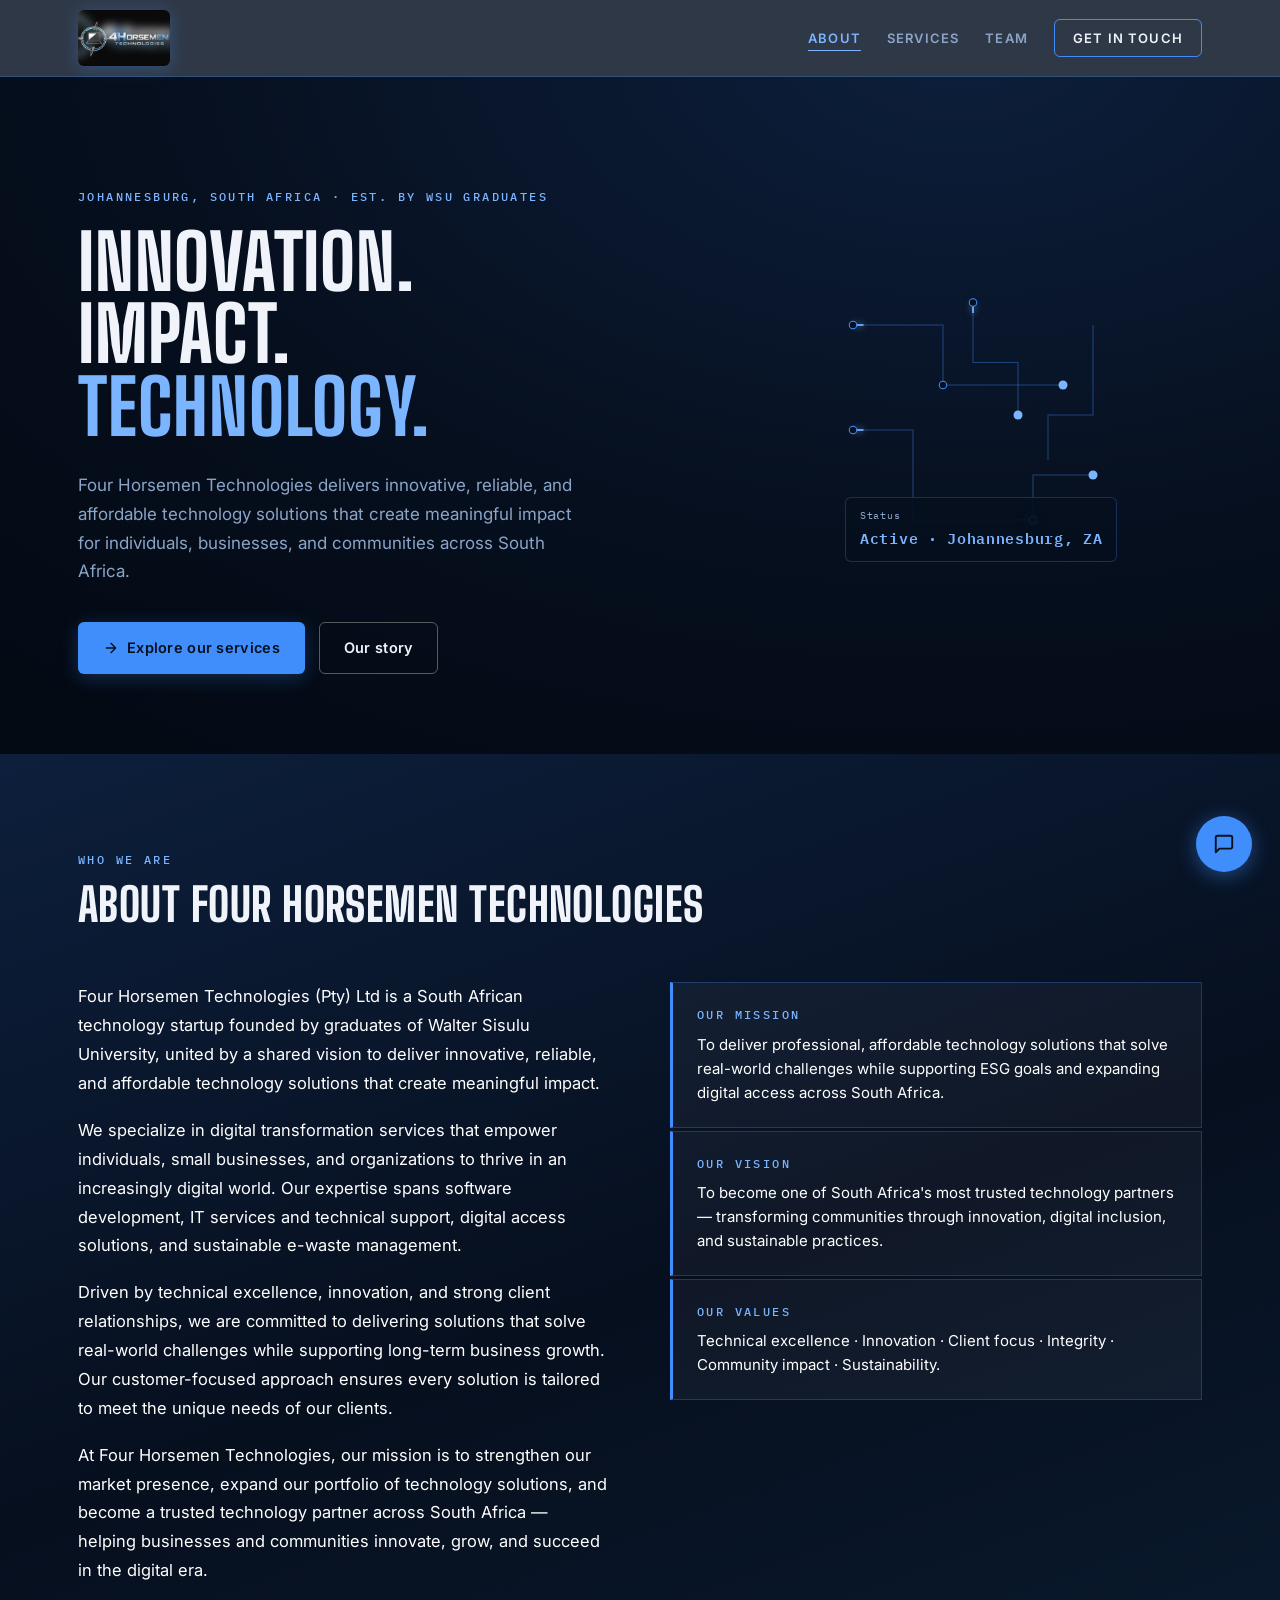
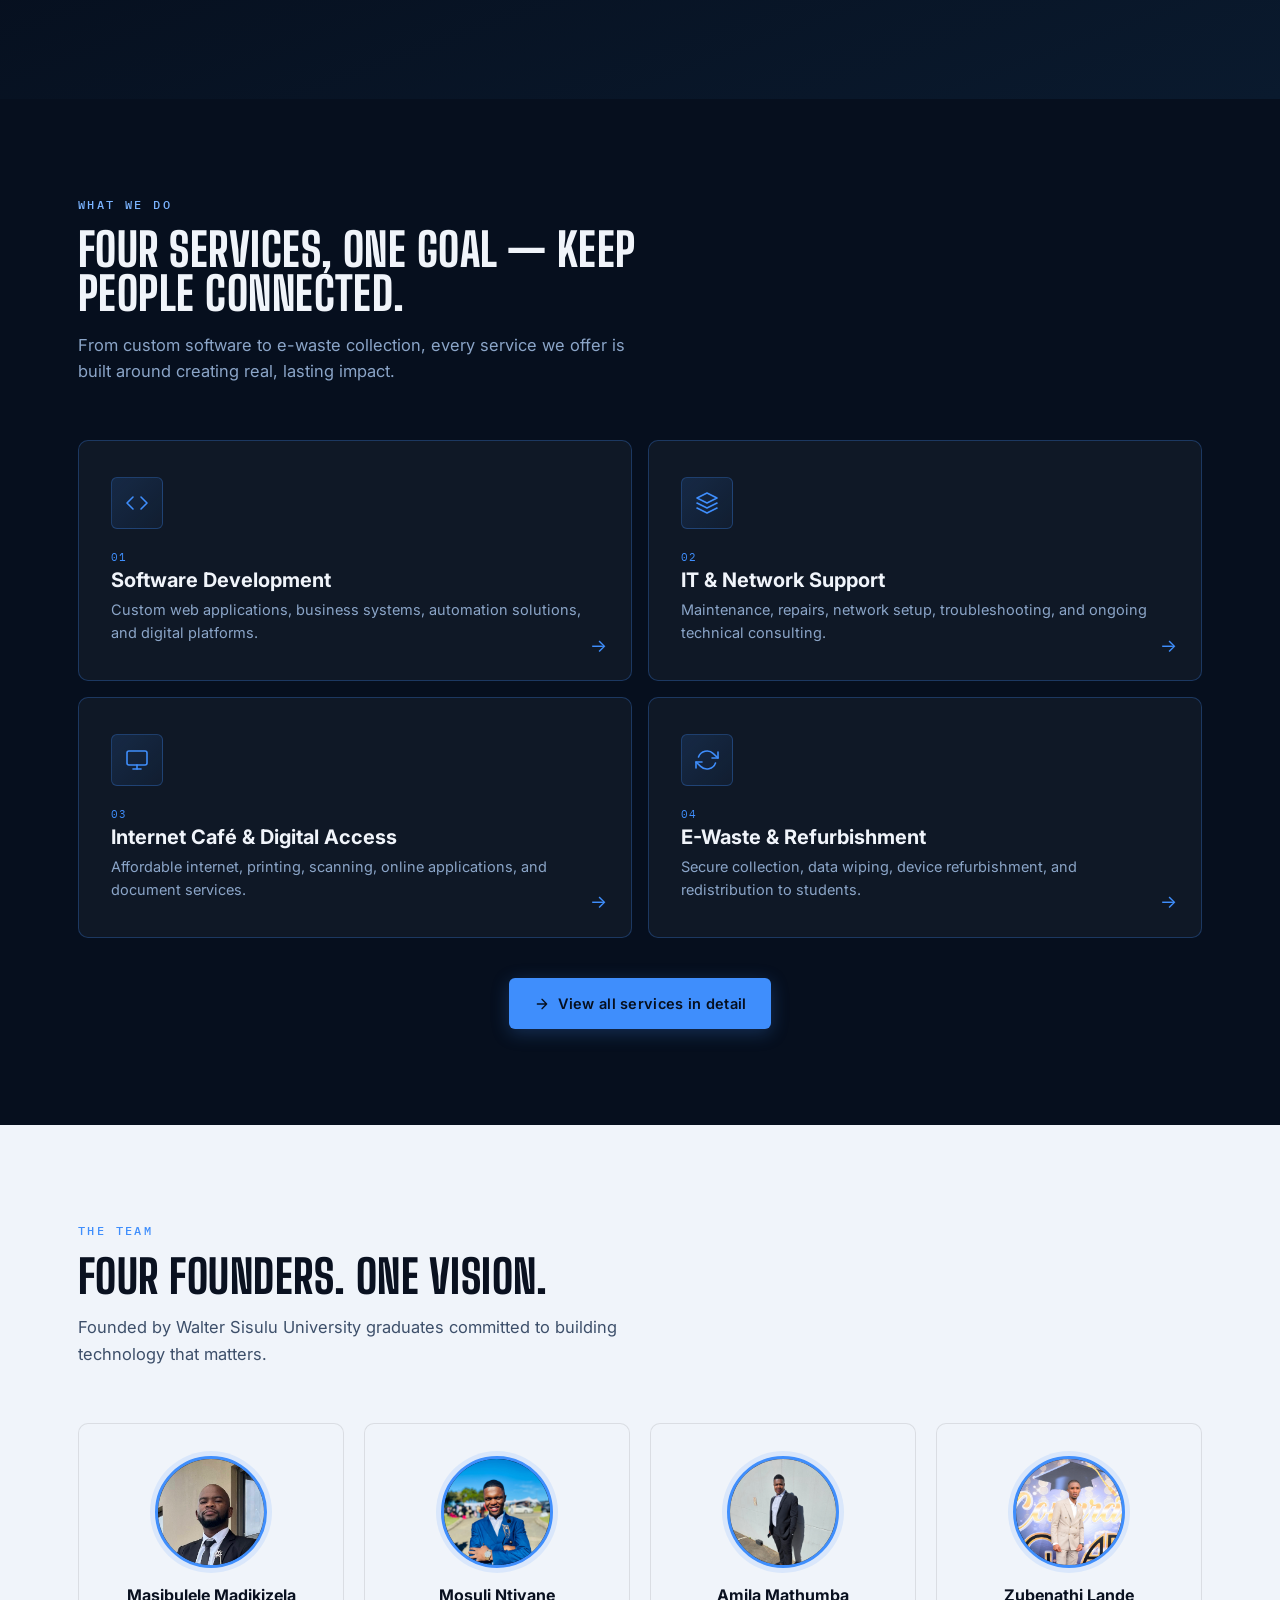
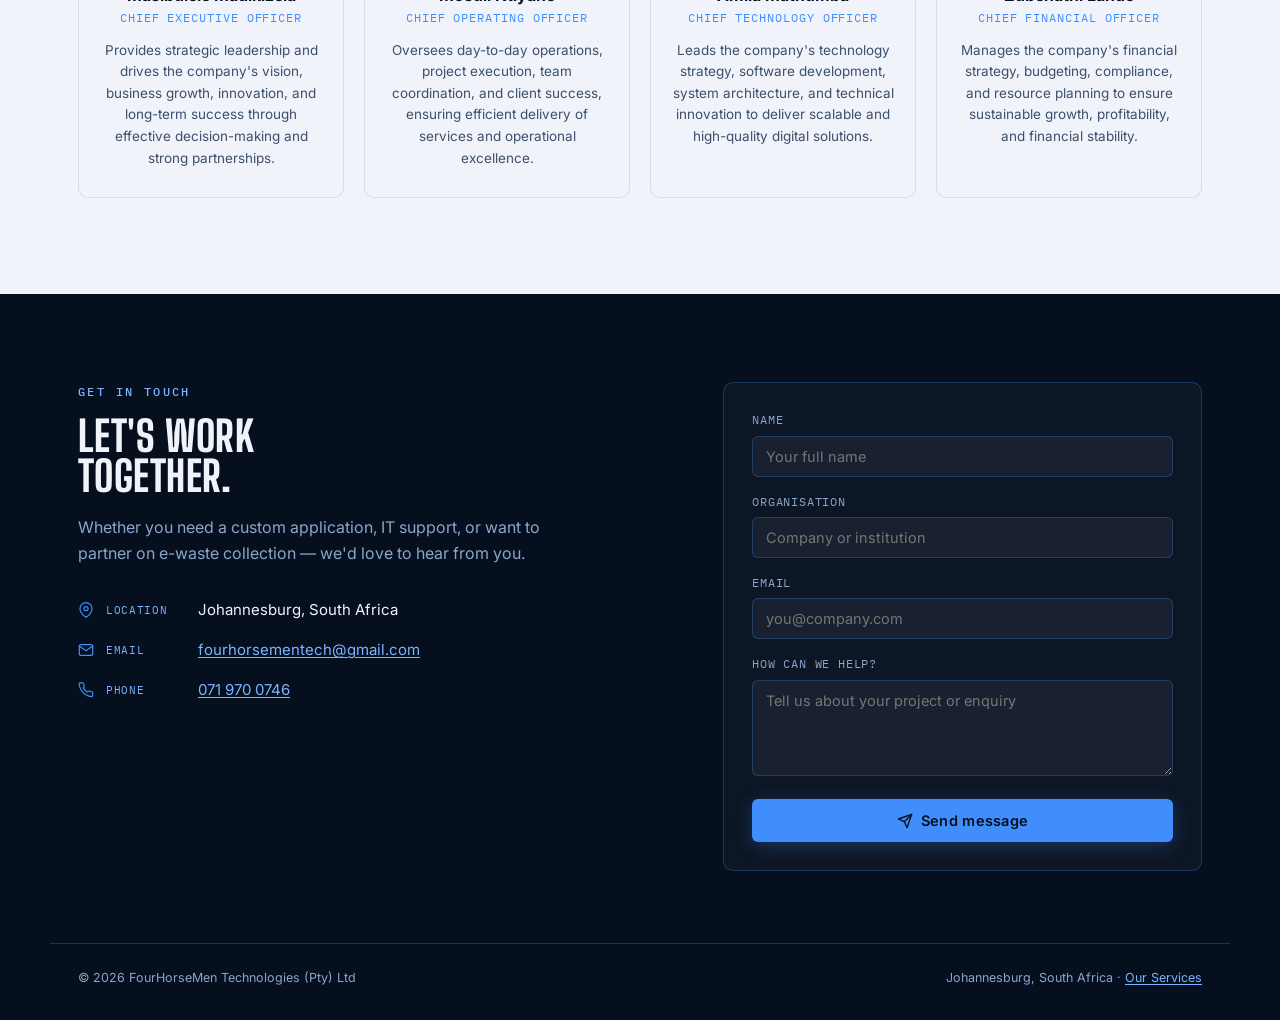
<file: index.html>
<!doctype html>
<html lang="en">
<head>
<meta charset="UTF-8">
<meta name="viewport" content="width=device-width, initial-scale=1.0">
<title>FourHorseMen Technologies — Innovative Technology Solutions</title>
<meta name="description" content="Four Horsemen Technologies is a South African technology startup delivering software development, IT support, digital access, and e-waste solutions.">
<link rel="preconnect" href="https://fonts.googleapis.com">
<link rel="preconnect" href="https://fonts.gstatic.com" crossorigin>
<link href="https://fonts.googleapis.com/css2?family=Big+Shoulders+Display:wght@600;700;800&family=Inter:wght@400;500;600;700&family=IBM+Plex+Mono:wght@400;500;600&display=swap" rel="stylesheet">
<link rel="stylesheet" href="css/style.css">
</head>
<body>

<div id="toast" class="toast" role="status" aria-live="polite"></div>
<button id="backToTop" class="back-to-top" aria-label="Back to top">
  <svg width="18" height="18" viewBox="0 0 24 24" fill="none" stroke="currentColor" stroke-width="2.5" stroke-linecap="round" stroke-linejoin="round"><polyline points="18 15 12 9 6 15"/></svg>
</button>

<header class="nav" id="siteNav">
  <div class="nav-inner">
    <a class="brand" href="index.html">
      <img class="brand-mark" src="images/logo.png" alt="FourHorseMen Technologies logo">
    </a>
    <button class="nav-toggle" aria-label="Toggle navigation" aria-expanded="false" id="navToggle">
      <span></span><span></span><span></span>
    </button>
    <nav class="links" id="navLinks">
      <a href="index.html" class="nav-active">About</a>
      <a href="services.html">Services</a>
      <a href="#partners">Team</a>
      <a href="#contact" class="nav-cta">Get in touch</a>
    </nav>
  </div>
</header>

<main id="top">

  <!-- HERO -->
  <section class="hero">
    <canvas id="particleCanvas" aria-hidden="true"></canvas>
    <div class="wrap hero-grid">
      <div class="hero-copy">
        <span class="eyebrow hero-eyebrow">Johannesburg, South Africa · Est. by WSU Graduates</span>
        <h1>Innovation.<br>Impact.<br><em>Technology.</em></h1>
        <p class="lede">Four Horsemen Technologies delivers innovative, reliable, and affordable technology solutions that create meaningful impact for individuals, businesses, and communities across South Africa.</p>
        <div class="hero-ctas">
          <a href="services.html" class="btn btn-primary">
            <svg width="16" height="16" viewBox="0 0 24 24" fill="none" stroke="currentColor" stroke-width="2" stroke-linecap="round" stroke-linejoin="round"><path d="M5 12h14M12 5l7 7-7 7"/></svg>
            Explore our services
          </a>
          <a href="#about" class="btn btn-ghost">Our story</a>
        </div>
      </div>
      <div class="circuit-box" aria-hidden="true">
        <svg viewBox="0 0 400 400">
          <path class="trace" d="M40 60 H160 V140 H320" />
          <path class="trace" d="M40 200 H120 V320 H280 V260 H360" />
          <path class="trace" d="M200 30 V110 H260 V180" />
          <path class="trace" d="M360 60 V180 H300 V240" />
          <path class="trace-pulse" d="M40 60 H160 V140 H320" />
          <path class="trace-pulse d2" d="M40 200 H120 V320 H280 V260 H360" />
          <path class="trace-pulse d3" d="M200 30 V110 H260 V180" />
          <circle class="node" cx="40" cy="60" r="5"/>
          <circle class="node" cx="160" cy="140" r="5"/>
          <circle class="node live" cx="320" cy="140" r="6"/>
          <circle class="node" cx="40" cy="200" r="5"/>
          <circle class="node" cx="280" cy="320" r="5"/>
          <circle class="node live" cx="360" cy="260" r="6"/>
          <circle class="node" cx="200" cy="30" r="5"/>
          <circle class="node live" cx="260" cy="180" r="6"/>
        </svg>
        <div class="readout mono">
          <span class="label">Status</span>
          <span class="val">Active · Johannesburg, ZA</span>
        </div>
      </div>
    </div>
  </section>

  <!-- ABOUT -->
  <section id="about">
    <div class="wrap">
      <div class="sec-head reveal">
        <span class="eyebrow">Who we are</span>
        <h2>About Four Horsemen Technologies</h2>
      </div>
      <div class="about-grid">
        <div class="about-copy reveal">
          <p>Four Horsemen Technologies (Pty) Ltd is a South African technology startup founded by graduates of Walter Sisulu University, united by a shared vision to deliver innovative, reliable, and affordable technology solutions that create meaningful impact.</p>
          <p>We specialize in digital transformation services that empower individuals, small businesses, and organizations to thrive in an increasingly digital world. Our expertise spans software development, IT services and technical support, digital access solutions, and sustainable e-waste management.</p>
          <p>Driven by technical excellence, innovation, and strong client relationships, we are committed to delivering solutions that solve real-world challenges while supporting long-term business growth. Our customer-focused approach ensures every solution is tailored to meet the unique needs of our clients.</p>
          <p>At Four Horsemen Technologies, our mission is to strengthen our market presence, expand our portfolio of technology solutions, and become a trusted technology partner across South Africa — helping businesses and communities innovate, grow, and succeed in the digital era.</p>
        </div>
        <div class="card-stack reveal">
          <div class="mini-card">
            <span class="eyebrow">Our mission</span>
            <p>To deliver professional, affordable technology solutions that solve real-world challenges while supporting ESG goals and expanding digital access across South Africa.</p>
          </div>
          <div class="mini-card">
            <span class="eyebrow">Our vision</span>
            <p>To become one of South Africa's most trusted technology partners — transforming communities through innovation, digital inclusion, and sustainable practices.</p>
          </div>
          <div class="mini-card">
            <span class="eyebrow">Our values</span>
            <p>Technical excellence · Innovation · Client focus · Integrity · Community impact · Sustainability.</p>
          </div>
        </div>
      </div>
    </div>
  </section>

  <!-- SERVICES OVERVIEW -->
  <section id="services-overview" class="services-overview">
    <div class="wrap">
      <div class="sec-head reveal">
        <span class="eyebrow">What we do</span>
        <h2>Four services, one goal — keep people connected.</h2>
        <p>From custom software to e-waste collection, every service we offer is built around creating real, lasting impact.</p>
      </div>
      <div class="services-grid">
        <a href="services.html#software" class="service-card reveal">
          <div class="service-icon">
            <svg viewBox="0 0 24 24" fill="none" stroke="currentColor" stroke-width="1.6" stroke-linecap="round" stroke-linejoin="round"><polyline points="16 18 22 12 16 6"/><polyline points="8 6 2 12 8 18"/></svg>
          </div>
          <div>
            <span class="idx mono">01</span>
            <h3>Software Development</h3>
            <p>Custom web applications, business systems, automation solutions, and digital platforms.</p>
          </div>
          <span class="card-arrow">→</span>
        </a>
        <a href="services.html#it-support" class="service-card reveal">
          <div class="service-icon">
            <svg viewBox="0 0 24 24" fill="none" stroke="currentColor" stroke-width="1.6" stroke-linecap="round" stroke-linejoin="round"><path d="M12 2L2 7l10 5 10-5-10-5z"/><path d="M2 17l10 5 10-5"/><path d="M2 12l10 5 10-5"/></svg>
          </div>
          <div>
            <span class="idx mono">02</span>
            <h3>IT &amp; Network Support</h3>
            <p>Maintenance, repairs, network setup, troubleshooting, and ongoing technical consulting.</p>
          </div>
          <span class="card-arrow">→</span>
        </a>
        <a href="services.html#internet-cafe" class="service-card reveal">
          <div class="service-icon">
            <svg viewBox="0 0 24 24" fill="none" stroke="currentColor" stroke-width="1.6" stroke-linecap="round" stroke-linejoin="round"><rect x="2" y="3" width="20" height="14" rx="2"/><line x1="8" y1="21" x2="16" y2="21"/><line x1="12" y1="17" x2="12" y2="21"/></svg>
          </div>
          <div>
            <span class="idx mono">03</span>
            <h3>Internet Café &amp; Digital Access</h3>
            <p>Affordable internet, printing, scanning, online applications, and document services.</p>
          </div>
          <span class="card-arrow">→</span>
        </a>
        <a href="services.html#ewaste" class="service-card reveal">
          <div class="service-icon">
            <svg viewBox="0 0 24 24" fill="none" stroke="currentColor" stroke-width="1.6" stroke-linecap="round" stroke-linejoin="round"><polyline points="23 4 23 10 17 10"/><polyline points="1 20 1 14 7 14"/><path d="M3.51 9a9 9 0 0 1 14.85-3.36L23 10M1 14l4.64 4.36A9 9 0 0 0 20.49 15"/></svg>
          </div>
          <div>
            <span class="idx mono">04</span>
            <h3>E-Waste &amp; Refurbishment</h3>
            <p>Secure collection, data wiping, device refurbishment, and redistribution to students.</p>
          </div>
          <span class="card-arrow">→</span>
        </a>
      </div>
      <div class="services-cta reveal">
        <a href="services.html" class="btn btn-primary">
          <svg width="16" height="16" viewBox="0 0 24 24" fill="none" stroke="currentColor" stroke-width="2" stroke-linecap="round" stroke-linejoin="round"><path d="M5 12h14M12 5l7 7-7 7"/></svg>
          View all services in detail
        </a>
      </div>
    </div>
  </section>

  <!-- PARTNERS / TEAM -->
  <section id="partners" class="team-section">
    <div class="wrap">
      <div class="sec-head reveal">
        <span class="eyebrow">The team</span>
        <h2>Four founders. One vision.</h2>
        <p>Founded by Walter Sisulu University graduates committed to building technology that matters.</p>
      </div>
      <div class="partners-grid reveal">
        <div class="partner-card">
          <div class="partner-photo"><img src="images/CEO2.jpg" alt="Masibulele Madikizela"></div>
          <div class="partner-info">
            <h3>Masibulele Madikizela</h3>
            <span class="partner-role">Chief Executive Officer</span>
            <p class="partner-bio">Provides strategic leadership and drives the company's vision, business growth, innovation, and long-term success through effective decision-making and strong partnerships.</p>
          </div>
        </div>
        <div class="partner-card">
          <div class="partner-photo"><img src="images/COO2.jpeg" alt="Mosuli Ntiyane"></div>
          <div class="partner-info">
            <h3>Mosuli Ntiyane</h3>
            <span class="partner-role">Chief Operating Officer</span>
            <p class="partner-bio">Oversees day-to-day operations, project execution, team coordination, and client success, ensuring efficient delivery of services and operational excellence.</p>
          </div>
        </div>
        <div class="partner-card">
          <div class="partner-photo"><img src="images/CTO.jpeg" alt="Amila Mathumba"></div>
          <div class="partner-info">
            <h3>Amila Mathumba</h3>
            <span class="partner-role">Chief Technology Officer</span>
            <p class="partner-bio">Leads the company's technology strategy, software development, system architecture, and technical innovation to deliver scalable and high-quality digital solutions.</p>
          </div>
        </div>
        <div class="partner-card">
          <div class="partner-photo"><img src="images/CFO.jpeg" alt="Zubenathi Lande"></div>
          <div class="partner-info">
            <h3>Zubenathi Lande</h3>
            <span class="partner-role">Chief Financial Officer</span>
            <p class="partner-bio">Manages the company's financial strategy, budgeting, compliance, and resource planning to ensure sustainable growth, profitability, and financial stability.</p>
          </div>
        </div>
      </div>
    </div>
  </section>

  <!-- CONTACT -->
  <footer id="contact">
    <div class="wrap footer-grid">
      <div>
        <span class="eyebrow footer-eyebrow">Get in touch</span>
        <h2 class="footer-heading">Let's work together.</h2>
        <p class="lede">Whether you need a custom application, IT support, or want to partner on e-waste collection — we'd love to hear from you.</p>
        <ul class="contact-list">
          <li>
            <svg class="contact-icon" viewBox="0 0 24 24" fill="none" stroke="currentColor" stroke-width="1.8" stroke-linecap="round" stroke-linejoin="round"><path d="M21 10c0 7-9 13-9 13s-9-6-9-13a9 9 0 0 1 18 0z"/><circle cx="12" cy="10" r="3"/></svg>
            <span class="k">Location</span><span>Johannesburg, South Africa</span>
          </li>
          <li>
            <svg class="contact-icon" viewBox="0 0 24 24" fill="none" stroke="currentColor" stroke-width="1.8" stroke-linecap="round" stroke-linejoin="round"><path d="M4 4h16c1.1 0 2 .9 2 2v12c0 1.1-.9 2-2 2H4c-1.1 0-2-.9-2-2V6c0-1.1.9-2 2-2z"/><polyline points="22,6 12,13 2,6"/></svg>
            <span class="k">Email</span><span><a href="mailto:fourhorsementech@gmail.com" class="inline-link">fourhorsementech@gmail.com</a></span>
          </li>
          <li>
            <svg class="contact-icon" viewBox="0 0 24 24" fill="none" stroke="currentColor" stroke-width="1.8" stroke-linecap="round" stroke-linejoin="round"><path d="M22 16.92v3a2 2 0 0 1-2.18 2 19.79 19.79 0 0 1-8.63-3.07A19.5 19.5 0 0 1 4.69 12 19.79 19.79 0 0 1 1.61 3.4 2 2 0 0 1 3.6 1.22h3a2 2 0 0 1 2 1.72c.127.96.361 1.903.7 2.81a2 2 0 0 1-.45 2.11L7.91 8.82a16 16 0 0 0 6.29 6.29l.96-.96a2 2 0 0 1 2.11-.45c.907.339 1.85.573 2.81.7A2 2 0 0 1 22 16.92z"/></svg>
            <span class="k">Phone</span><span><a href="tel:+270719700746" class="inline-link">071 970 0746</a></span>
          </li>
        </ul>
      </div>
      <form class="cta-form" id="contactForm" action="https://api.web3forms.com/submit" method="POST">
        <input type="hidden" name="access_key" value="931c8284-42c1-4cb1-8501-e20ec11cc050">
        <input type="hidden" name="subject" value="New enquiry — FourHorseMen Technologies website">
        <label for="name">Name</label>
        <input id="name" name="name" type="text" required placeholder="Your full name">
        <label for="org">Organisation</label>
        <input id="org" name="org" type="text" placeholder="Company or institution">
        <label for="email">Email</label>
        <input id="email" name="email" type="email" required placeholder="you@company.com">
        <label for="message">How can we help?</label>
        <textarea id="message" name="message" placeholder="Tell us about your project or enquiry"></textarea>
        <button class="btn btn-primary" type="submit">
          <svg width="16" height="16" viewBox="0 0 24 24" fill="none" stroke="currentColor" stroke-width="2" stroke-linecap="round" stroke-linejoin="round"><line x1="22" y1="2" x2="11" y2="13"/><polygon points="22 2 15 22 11 13 2 9 22 2"/></svg>
          Send message
        </button>
      </form>
    </div>
    <div class="foot-bottom">
      <span>© <span id="year"></span> FourHorseMen Technologies (Pty) Ltd</span>
      <span>Johannesburg, South Africa · <a href="services.html" class="inline-link">Our Services</a></span>
    </div>
  </footer>

</main>
<script src="js/script.js"></script>
<script src="js/chatbot.js"></script>
</body>
</html>
</file>
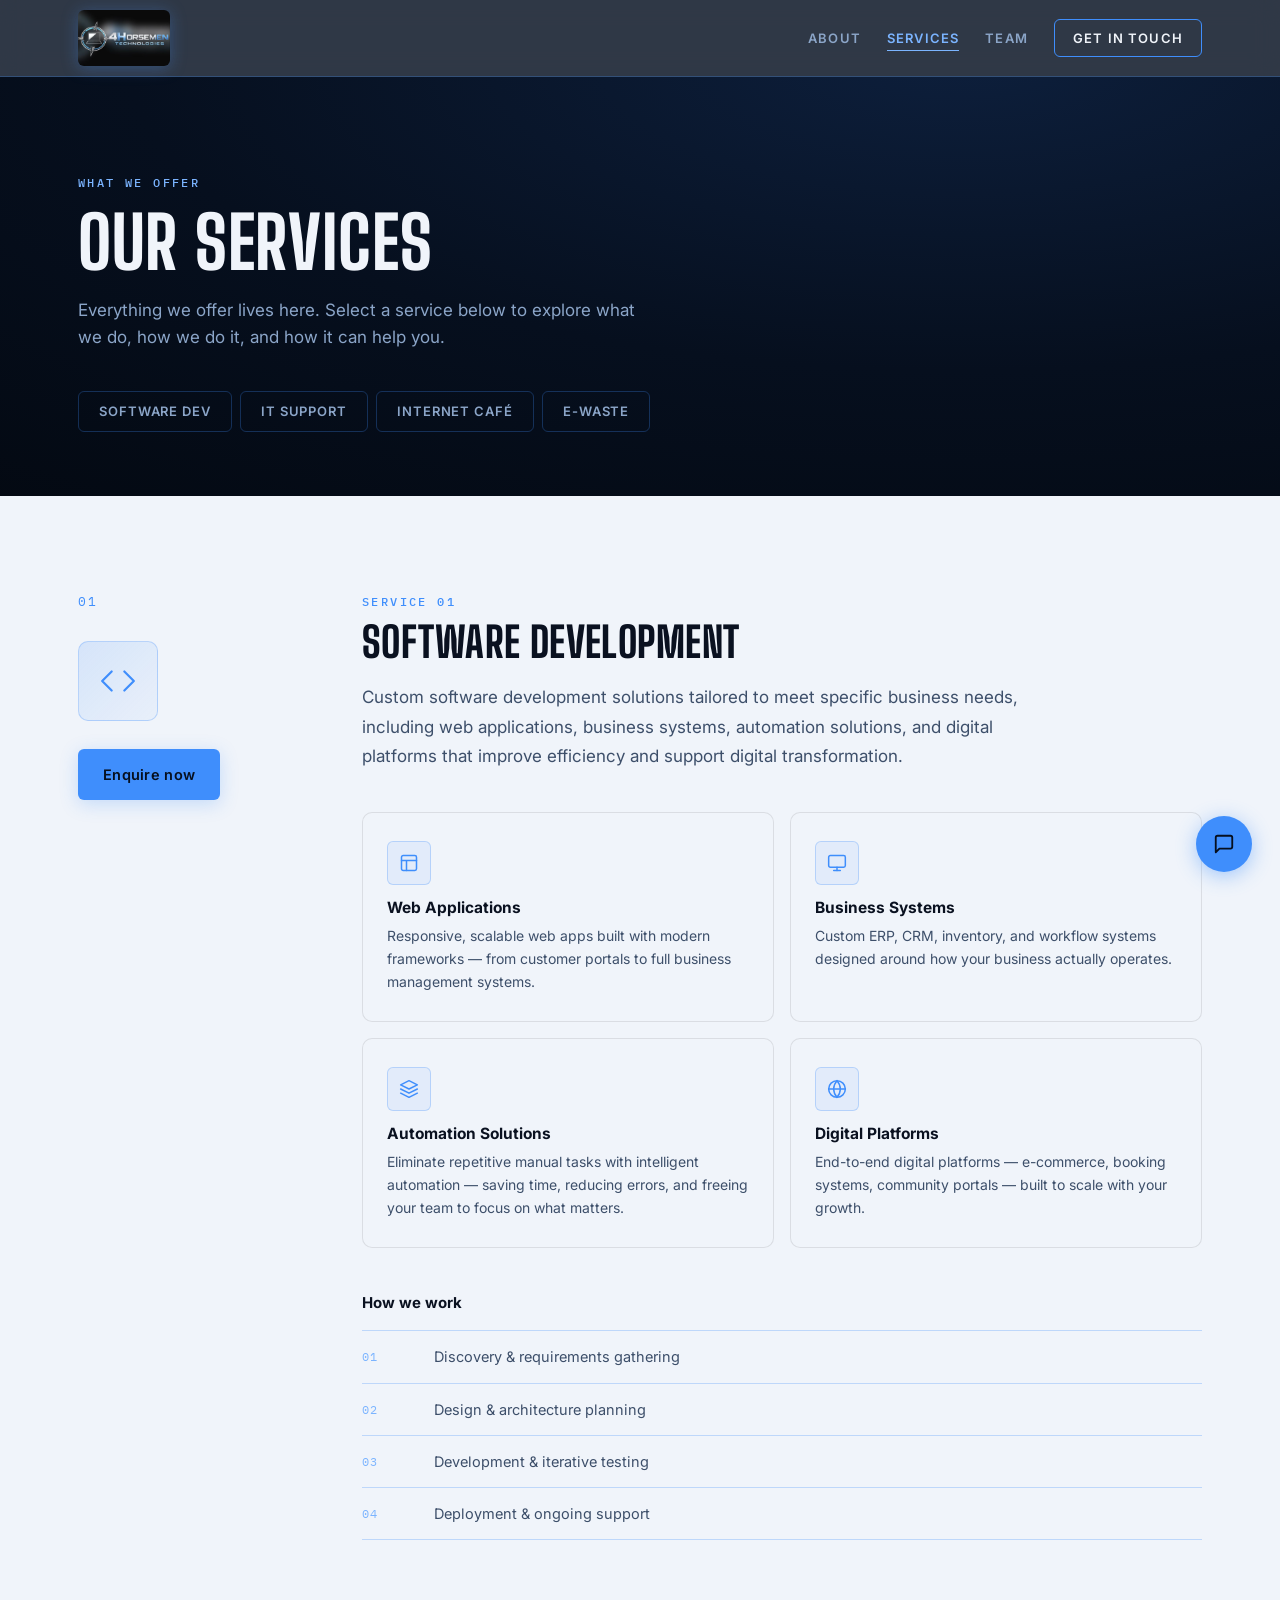
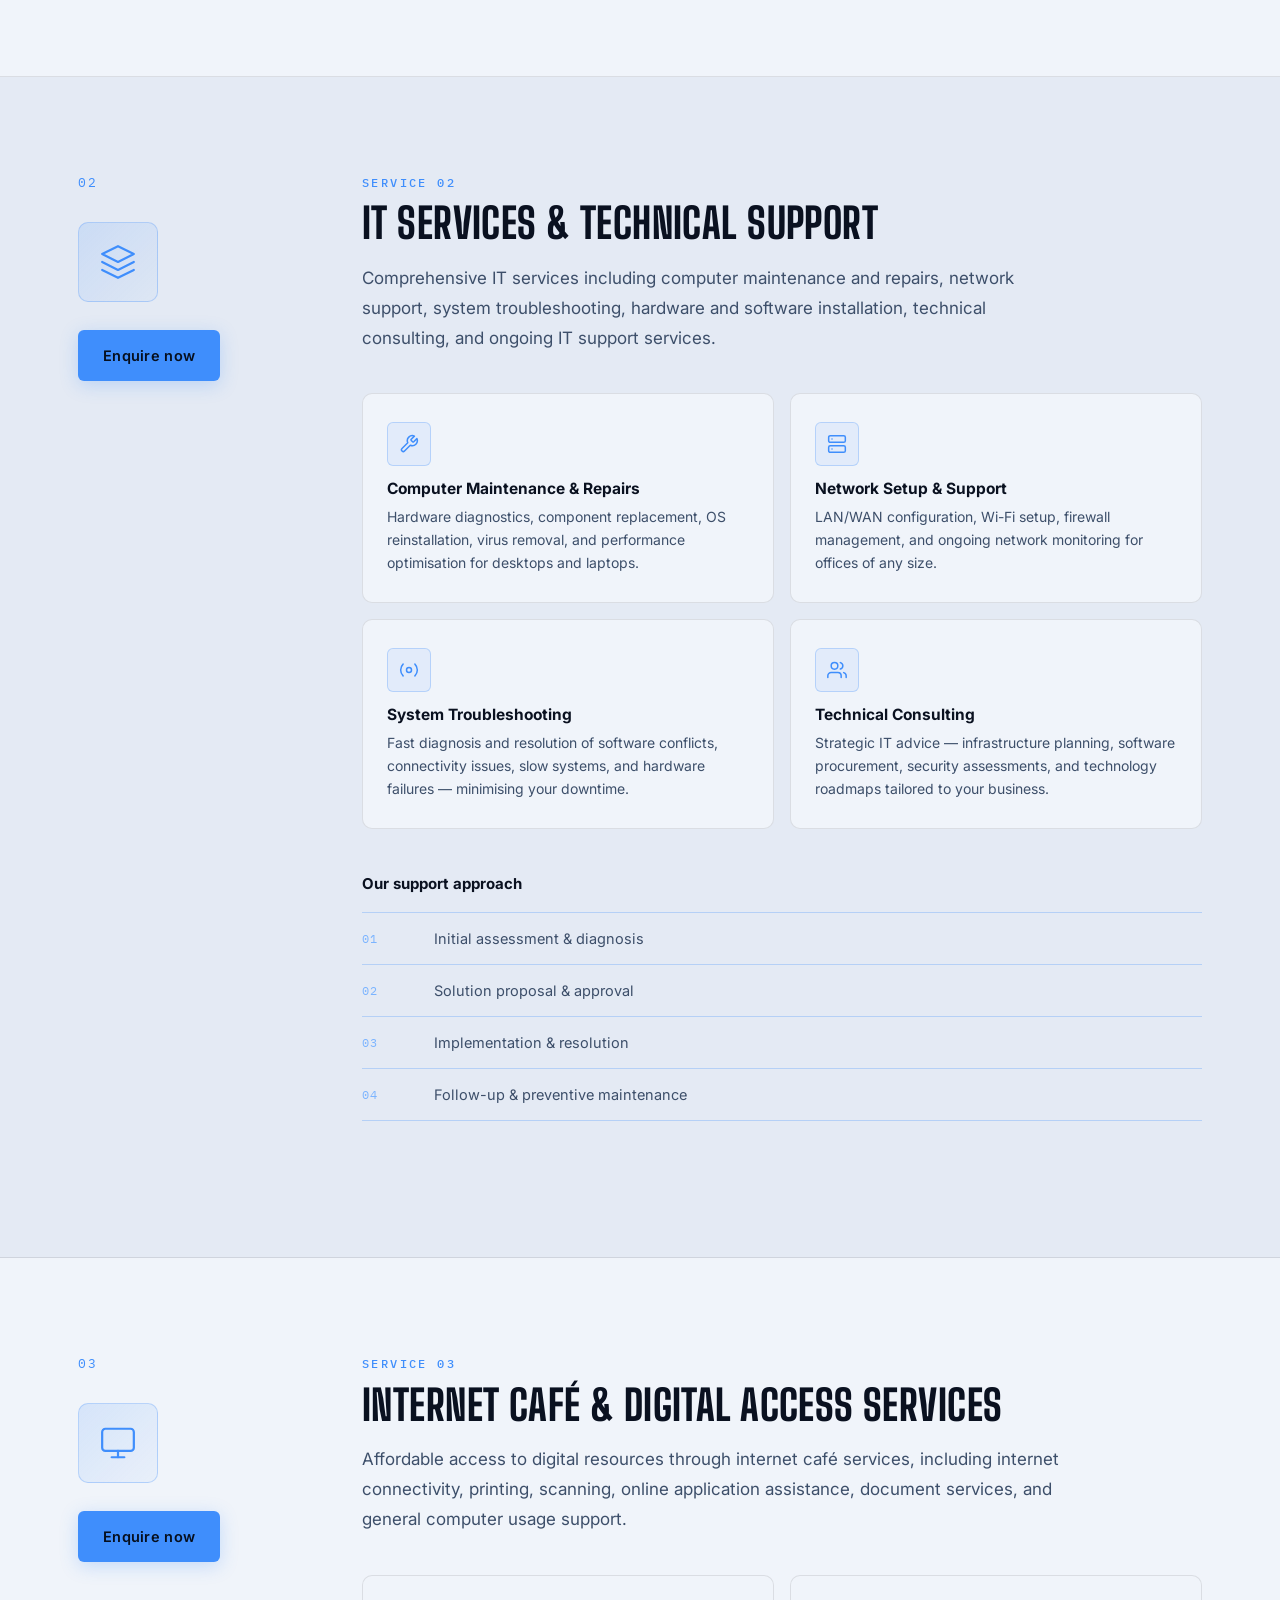
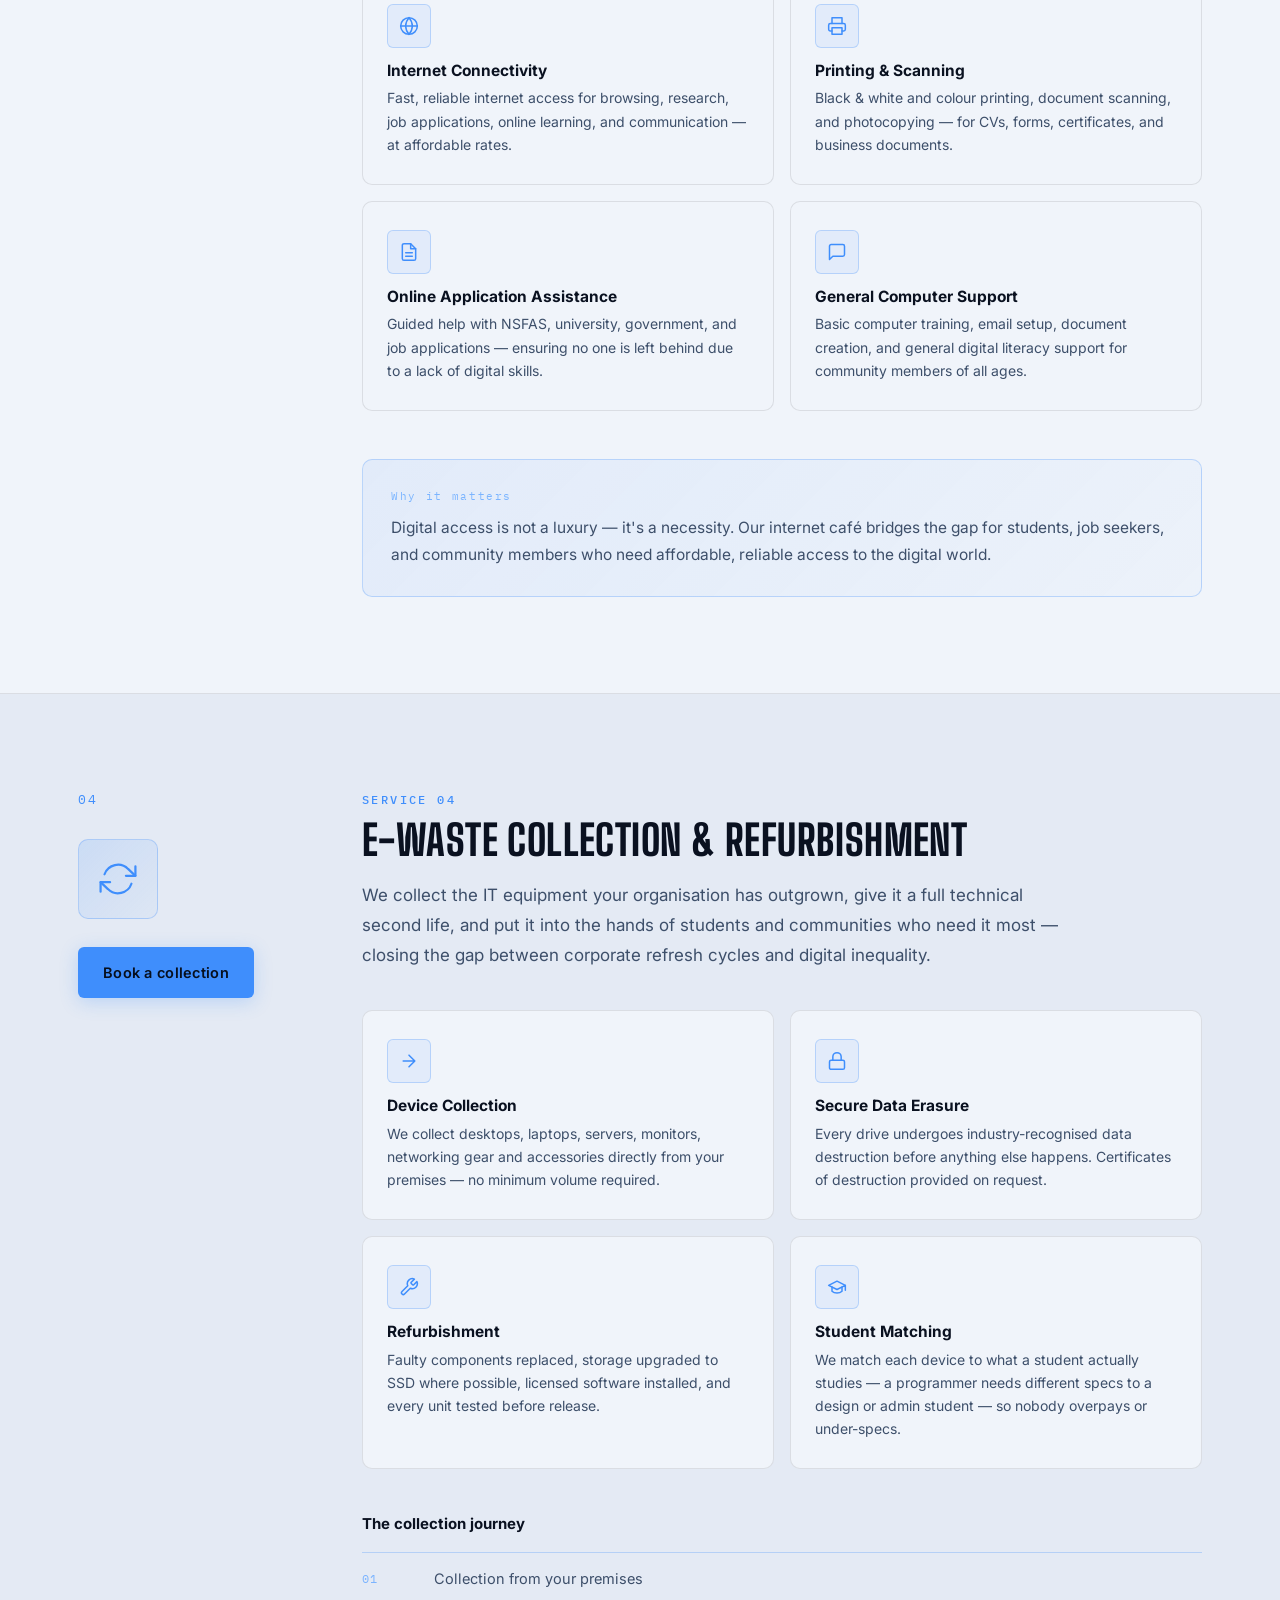
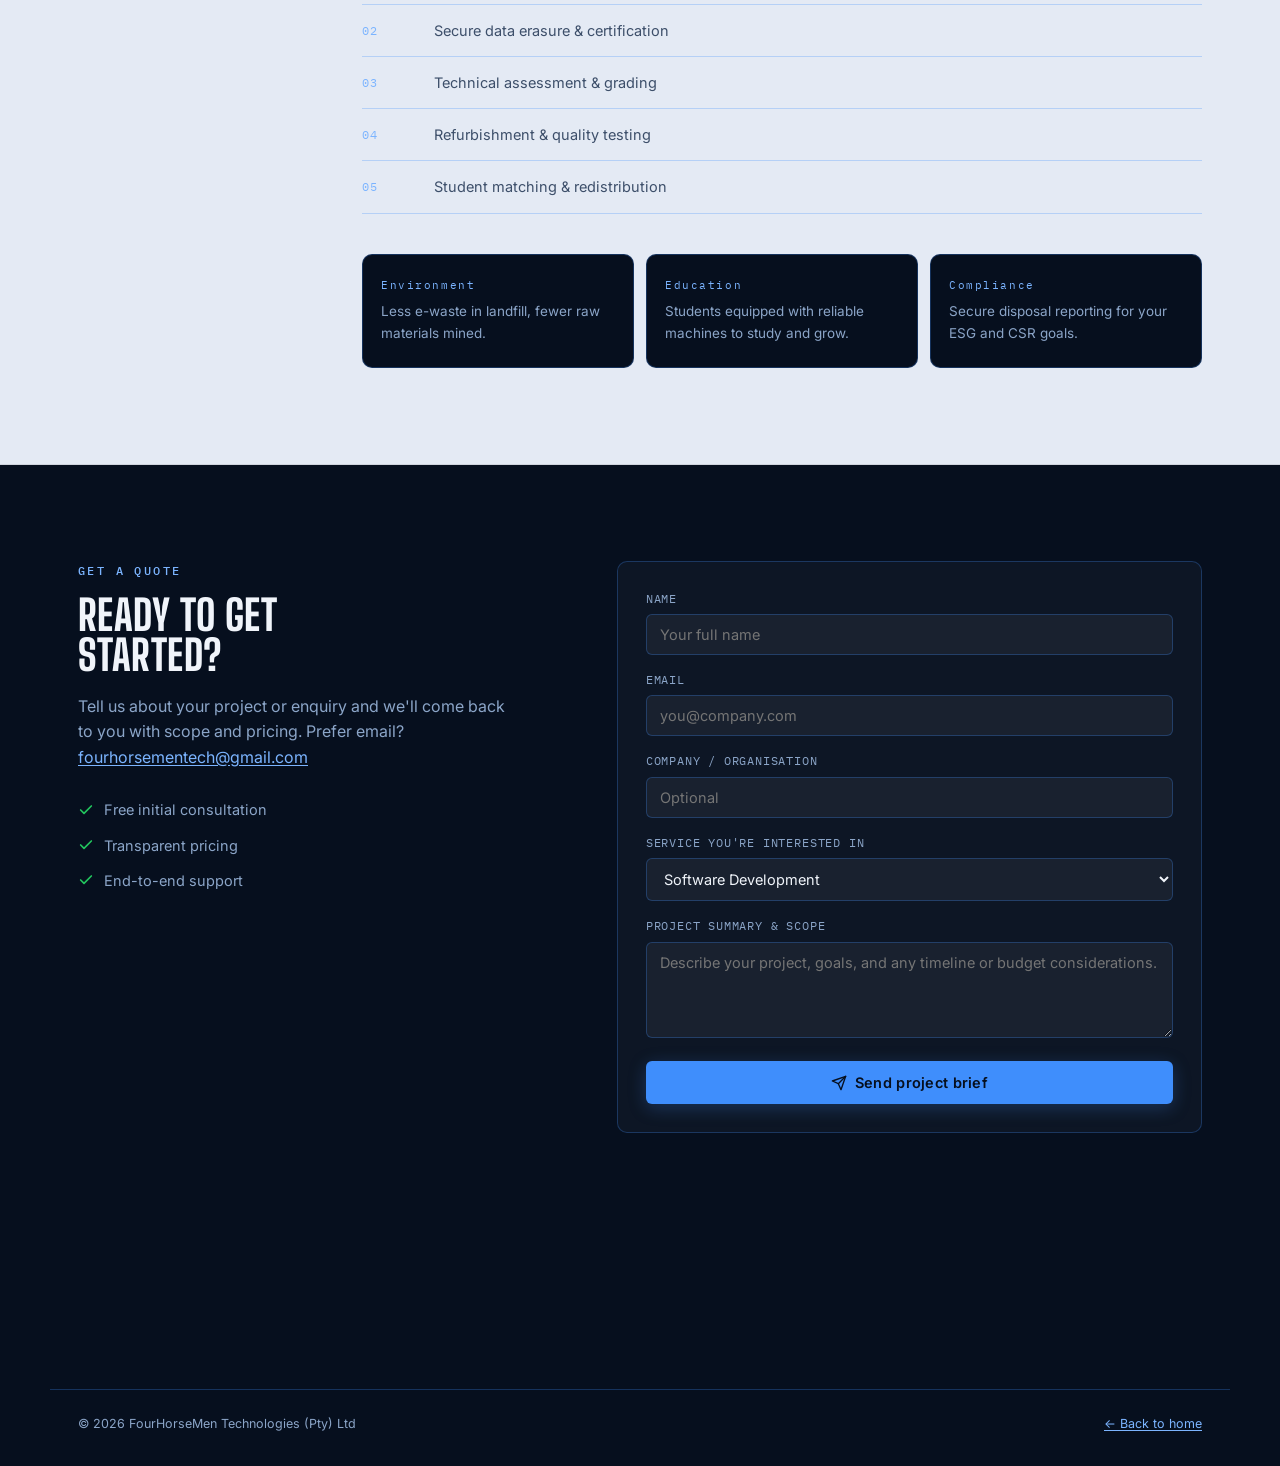
<file: services.html>
<!doctype html>
<html lang="en">
<head>
<meta charset="UTF-8">
<meta name="viewport" content="width=device-width, initial-scale=1.0">
<title>Services — FourHorseMen Technologies</title>
<meta name="description" content="Explore FourHorseMen Technologies' services: Software Development, IT Support, Internet Café & Digital Access, and E-Waste Collection & Refurbishment.">
<link rel="preconnect" href="https://fonts.googleapis.com">
<link rel="preconnect" href="https://fonts.gstatic.com" crossorigin>
<link href="https://fonts.googleapis.com/css2?family=Big+Shoulders+Display:wght@600;700;800&family=Inter:wght@400;500;600;700&family=IBM+Plex+Mono:wght@400;500;600&display=swap" rel="stylesheet">
<link rel="stylesheet" href="css/style.css">
</head>
<body>

<div id="toast" class="toast" role="status" aria-live="polite"></div>
<button id="backToTop" class="back-to-top" aria-label="Back to top">
  <svg width="18" height="18" viewBox="0 0 24 24" fill="none" stroke="currentColor" stroke-width="2.5" stroke-linecap="round" stroke-linejoin="round"><polyline points="18 15 12 9 6 15"/></svg>
</button>

<header class="nav" id="siteNav">
  <div class="nav-inner">
    <a class="brand" href="index.html">
      <img class="brand-mark" src="images/logo.png" alt="FourHorseMen Technologies logo">
    </a>
    <button class="nav-toggle" aria-label="Toggle navigation" aria-expanded="false" id="navToggle">
      <span></span><span></span><span></span>
    </button>
    <nav class="links" id="navLinks">
      <a href="index.html">About</a>
      <a href="services.html" class="nav-active">Services</a>
      <a href="index.html#partners">Team</a>
      <a href="index.html#contact" class="nav-cta">Get in touch</a>
    </nav>
  </div>
</header>

<main id="top">

  <!-- PAGE HERO -->
  <section class="page-hero">
    <div class="wrap">
      <span class="eyebrow hero-eyebrow reveal">What we offer</span>
      <h1 class="reveal">Our Services</h1>
      <p class="page-hero-lede reveal">Everything we offer lives here. Select a service below to explore what we do, how we do it, and how it can help you.</p>
      <nav class="service-tabs reveal" aria-label="Service sections">
        <a href="#software" class="tab-link">Software Dev</a>
        <a href="#it-support" class="tab-link">IT Support</a>
        <a href="#internet-cafe" class="tab-link">Internet Café</a>
        <a href="#ewaste" class="tab-link">E-Waste</a>
      </nav>
    </div>
  </section>

  <!-- SERVICE 1: SOFTWARE DEVELOPMENT -->
  <section id="software" class="service-section">
    <div class="wrap service-layout">
      <div class="service-sidebar reveal">
        <div class="service-num mono">01</div>
        <div class="service-big-icon">
          <svg viewBox="0 0 24 24" fill="none" stroke="currentColor" stroke-width="1.4" stroke-linecap="round" stroke-linejoin="round"><polyline points="16 18 22 12 16 6"/><polyline points="8 6 2 12 8 18"/></svg>
        </div>
        <a href="index.html#contact" class="btn btn-primary">Enquire now</a>
      </div>
      <div class="service-body">
        <span class="eyebrow reveal">Service 01</span>
        <h2 class="reveal">Software Development</h2>
        <p class="service-intro reveal">Custom software development solutions tailored to meet specific business needs, including web applications, business systems, automation solutions, and digital platforms that improve efficiency and support digital transformation.</p>
        <div class="service-features reveal">
          <div class="feature-card">
            <div class="feature-icon">
              <svg viewBox="0 0 24 24" fill="none" stroke="currentColor" stroke-width="1.8" stroke-linecap="round" stroke-linejoin="round"><rect x="3" y="3" width="18" height="18" rx="2"/><path d="M3 9h18M9 21V9"/></svg>
            </div>
            <h3>Web Applications</h3>
            <p>Responsive, scalable web apps built with modern frameworks — from customer portals to full business management systems.</p>
          </div>
          <div class="feature-card">
            <div class="feature-icon">
              <svg viewBox="0 0 24 24" fill="none" stroke="currentColor" stroke-width="1.8" stroke-linecap="round" stroke-linejoin="round"><rect x="2" y="3" width="20" height="14" rx="2"/><line x1="8" y1="21" x2="16" y2="21"/><line x1="12" y1="17" x2="12" y2="21"/></svg>
            </div>
            <h3>Business Systems</h3>
            <p>Custom ERP, CRM, inventory, and workflow systems designed around how your business actually operates.</p>
          </div>
          <div class="feature-card">
            <div class="feature-icon">
              <svg viewBox="0 0 24 24" fill="none" stroke="currentColor" stroke-width="1.8" stroke-linecap="round" stroke-linejoin="round"><path d="M12 2L2 7l10 5 10-5-10-5z"/><path d="M2 17l10 5 10-5"/><path d="M2 12l10 5 10-5"/></svg>
            </div>
            <h3>Automation Solutions</h3>
            <p>Eliminate repetitive manual tasks with intelligent automation — saving time, reducing errors, and freeing your team to focus on what matters.</p>
          </div>
          <div class="feature-card">
            <div class="feature-icon">
              <svg viewBox="0 0 24 24" fill="none" stroke="currentColor" stroke-width="1.8" stroke-linecap="round" stroke-linejoin="round"><circle cx="12" cy="12" r="10"/><line x1="2" y1="12" x2="22" y2="12"/><path d="M12 2a15.3 15.3 0 0 1 4 10 15.3 15.3 0 0 1-4 10 15.3 15.3 0 0 1-4-10 15.3 15.3 0 0 1 4-10z"/></svg>
            </div>
            <h3>Digital Platforms</h3>
            <p>End-to-end digital platforms — e-commerce, booking systems, community portals — built to scale with your growth.</p>
          </div>
        </div>
        <div class="service-process reveal">
          <h3 class="process-title">How we work</h3>
          <div class="mini-steps">
            <div class="mini-step"><span class="mono">01</span><p>Discovery &amp; requirements gathering</p></div>
            <div class="mini-step"><span class="mono">02</span><p>Design &amp; architecture planning</p></div>
            <div class="mini-step"><span class="mono">03</span><p>Development &amp; iterative testing</p></div>
            <div class="mini-step"><span class="mono">04</span><p>Deployment &amp; ongoing support</p></div>
          </div>
        </div>
      </div>
    </div>
  </section>

  <!-- SERVICE 2: IT SUPPORT -->
  <section id="it-support" class="service-section alt">
    <div class="wrap service-layout">
      <div class="service-sidebar reveal">
        <div class="service-num mono">02</div>
        <div class="service-big-icon">
          <svg viewBox="0 0 24 24" fill="none" stroke="currentColor" stroke-width="1.4" stroke-linecap="round" stroke-linejoin="round"><path d="M12 2L2 7l10 5 10-5-10-5z"/><path d="M2 17l10 5 10-5"/><path d="M2 12l10 5 10-5"/></svg>
        </div>
        <a href="index.html#contact" class="btn btn-primary">Enquire now</a>
      </div>
      <div class="service-body">
        <span class="eyebrow reveal">Service 02</span>
        <h2 class="reveal">IT Services &amp; Technical Support</h2>
        <p class="service-intro reveal">Comprehensive IT services including computer maintenance and repairs, network support, system troubleshooting, hardware and software installation, technical consulting, and ongoing IT support services.</p>
        <div class="service-features reveal">
          <div class="feature-card">
            <div class="feature-icon">
              <svg viewBox="0 0 24 24" fill="none" stroke="currentColor" stroke-width="1.8" stroke-linecap="round" stroke-linejoin="round"><path d="M14.7 6.3a1 1 0 0 0 0 1.4l1.6 1.6a1 1 0 0 0 1.4 0l3.77-3.77a6 6 0 0 1-7.94 7.94l-6.91 6.91a2.12 2.12 0 0 1-3-3l6.91-6.91a6 6 0 0 1 7.94-7.94l-3.76 3.76z"/></svg>
            </div>
            <h3>Computer Maintenance &amp; Repairs</h3>
            <p>Hardware diagnostics, component replacement, OS reinstallation, virus removal, and performance optimisation for desktops and laptops.</p>
          </div>
          <div class="feature-card">
            <div class="feature-icon">
              <svg viewBox="0 0 24 24" fill="none" stroke="currentColor" stroke-width="1.8" stroke-linecap="round" stroke-linejoin="round"><rect x="2" y="2" width="20" height="8" rx="2" ry="2"/><rect x="2" y="14" width="20" height="8" rx="2" ry="2"/><line x1="6" y1="6" x2="6.01" y2="6"/><line x1="6" y1="18" x2="6.01" y2="18"/></svg>
            </div>
            <h3>Network Setup &amp; Support</h3>
            <p>LAN/WAN configuration, Wi-Fi setup, firewall management, and ongoing network monitoring for offices of any size.</p>
          </div>
          <div class="feature-card">
            <div class="feature-icon">
              <svg viewBox="0 0 24 24" fill="none" stroke="currentColor" stroke-width="1.8" stroke-linecap="round" stroke-linejoin="round"><circle cx="12" cy="12" r="3"/><path d="M19.07 4.93a10 10 0 0 1 0 14.14M4.93 4.93a10 10 0 0 0 0 14.14"/></svg>
            </div>
            <h3>System Troubleshooting</h3>
            <p>Fast diagnosis and resolution of software conflicts, connectivity issues, slow systems, and hardware failures — minimising your downtime.</p>
          </div>
          <div class="feature-card">
            <div class="feature-icon">
              <svg viewBox="0 0 24 24" fill="none" stroke="currentColor" stroke-width="1.8" stroke-linecap="round" stroke-linejoin="round"><path d="M17 21v-2a4 4 0 0 0-4-4H5a4 4 0 0 0-4 4v2"/><circle cx="9" cy="7" r="4"/><path d="M23 21v-2a4 4 0 0 0-3-3.87"/><path d="M16 3.13a4 4 0 0 1 0 7.75"/></svg>
            </div>
            <h3>Technical Consulting</h3>
            <p>Strategic IT advice — infrastructure planning, software procurement, security assessments, and technology roadmaps tailored to your business.</p>
          </div>
        </div>
        <div class="service-process reveal">
          <h3 class="process-title">Our support approach</h3>
          <div class="mini-steps">
            <div class="mini-step"><span class="mono">01</span><p>Initial assessment &amp; diagnosis</p></div>
            <div class="mini-step"><span class="mono">02</span><p>Solution proposal &amp; approval</p></div>
            <div class="mini-step"><span class="mono">03</span><p>Implementation &amp; resolution</p></div>
            <div class="mini-step"><span class="mono">04</span><p>Follow-up &amp; preventive maintenance</p></div>
          </div>
        </div>
      </div>
    </div>
  </section>

  <!-- SERVICE 3: INTERNET CAFÉ -->
  <section id="internet-cafe" class="service-section">
    <div class="wrap service-layout">
      <div class="service-sidebar reveal">
        <div class="service-num mono">03</div>
        <div class="service-big-icon">
          <svg viewBox="0 0 24 24" fill="none" stroke="currentColor" stroke-width="1.4" stroke-linecap="round" stroke-linejoin="round"><rect x="2" y="3" width="20" height="14" rx="2"/><line x1="8" y1="21" x2="16" y2="21"/><line x1="12" y1="17" x2="12" y2="21"/></svg>
        </div>
        <a href="index.html#contact" class="btn btn-primary">Enquire now</a>
      </div>
      <div class="service-body">
        <span class="eyebrow reveal">Service 03</span>
        <h2 class="reveal">Internet Café &amp; Digital Access Services</h2>
        <p class="service-intro reveal">Affordable access to digital resources through internet café services, including internet connectivity, printing, scanning, online application assistance, document services, and general computer usage support.</p>
        <div class="service-features reveal">
          <div class="feature-card">
            <div class="feature-icon">
              <svg viewBox="0 0 24 24" fill="none" stroke="currentColor" stroke-width="1.8" stroke-linecap="round" stroke-linejoin="round"><circle cx="12" cy="12" r="10"/><line x1="2" y1="12" x2="22" y2="12"/><path d="M12 2a15.3 15.3 0 0 1 4 10 15.3 15.3 0 0 1-4 10 15.3 15.3 0 0 1-4-10 15.3 15.3 0 0 1 4-10z"/></svg>
            </div>
            <h3>Internet Connectivity</h3>
            <p>Fast, reliable internet access for browsing, research, job applications, online learning, and communication — at affordable rates.</p>
          </div>
          <div class="feature-card">
            <div class="feature-icon">
              <svg viewBox="0 0 24 24" fill="none" stroke="currentColor" stroke-width="1.8" stroke-linecap="round" stroke-linejoin="round"><polyline points="6 9 6 2 18 2 18 9"/><path d="M6 18H4a2 2 0 0 1-2-2v-5a2 2 0 0 1 2-2h16a2 2 0 0 1 2 2v5a2 2 0 0 1-2 2h-2"/><rect x="6" y="14" width="12" height="8"/></svg>
            </div>
            <h3>Printing &amp; Scanning</h3>
            <p>Black &amp; white and colour printing, document scanning, and photocopying — for CVs, forms, certificates, and business documents.</p>
          </div>
          <div class="feature-card">
            <div class="feature-icon">
              <svg viewBox="0 0 24 24" fill="none" stroke="currentColor" stroke-width="1.8" stroke-linecap="round" stroke-linejoin="round"><path d="M14 2H6a2 2 0 0 0-2 2v16a2 2 0 0 0 2 2h12a2 2 0 0 0 2-2V8z"/><polyline points="14 2 14 8 20 8"/><line x1="16" y1="13" x2="8" y2="13"/><line x1="16" y1="17" x2="8" y2="17"/></svg>
            </div>
            <h3>Online Application Assistance</h3>
            <p>Guided help with NSFAS, university, government, and job applications — ensuring no one is left behind due to a lack of digital skills.</p>
          </div>
          <div class="feature-card">
            <div class="feature-icon">
              <svg viewBox="0 0 24 24" fill="none" stroke="currentColor" stroke-width="1.8" stroke-linecap="round" stroke-linejoin="round"><path d="M21 15a2 2 0 0 1-2 2H7l-4 4V5a2 2 0 0 1 2-2h14a2 2 0 0 1 2 2z"/></svg>
            </div>
            <h3>General Computer Support</h3>
            <p>Basic computer training, email setup, document creation, and general digital literacy support for community members of all ages.</p>
          </div>
        </div>
        <div class="service-highlight reveal">
          <span class="mono">Why it matters</span>
          <p>Digital access is not a luxury — it's a necessity. Our internet café bridges the gap for students, job seekers, and community members who need affordable, reliable access to the digital world.</p>
        </div>
      </div>
    </div>
  </section>

  <!-- SERVICE 4: E-WASTE -->
  <section id="ewaste" class="service-section alt">
    <div class="wrap service-layout">
      <div class="service-sidebar reveal">
        <div class="service-num mono">04</div>
        <div class="service-big-icon">
          <svg viewBox="0 0 24 24" fill="none" stroke="currentColor" stroke-width="1.4" stroke-linecap="round" stroke-linejoin="round"><polyline points="23 4 23 10 17 10"/><polyline points="1 20 1 14 7 14"/><path d="M3.51 9a9 9 0 0 1 14.85-3.36L23 10M1 14l4.64 4.36A9 9 0 0 0 20.49 15"/></svg>
        </div>
        <a href="index.html#contact" class="btn btn-primary">Book a collection</a>
      </div>
      <div class="service-body">
        <span class="eyebrow reveal">Service 04</span>
        <h2 class="reveal">E-Waste Collection &amp; Refurbishment</h2>
        <p class="service-intro reveal">We collect the IT equipment your organisation has outgrown, give it a full technical second life, and put it into the hands of students and communities who need it most — closing the gap between corporate refresh cycles and digital inequality.</p>
        <div class="service-features reveal">
          <div class="feature-card">
            <div class="feature-icon">
              <svg viewBox="0 0 24 24" fill="none" stroke="currentColor" stroke-width="1.8" stroke-linecap="round" stroke-linejoin="round"><path d="M5 12h14M12 5l7 7-7 7"/></svg>
            </div>
            <h3>Device Collection</h3>
            <p>We collect desktops, laptops, servers, monitors, networking gear and accessories directly from your premises — no minimum volume required.</p>
          </div>
          <div class="feature-card">
            <div class="feature-icon">
              <svg viewBox="0 0 24 24" fill="none" stroke="currentColor" stroke-width="1.8" stroke-linecap="round" stroke-linejoin="round"><rect x="3" y="11" width="18" height="11" rx="2" ry="2"/><path d="M7 11V7a5 5 0 0 1 10 0v4"/></svg>
            </div>
            <h3>Secure Data Erasure</h3>
            <p>Every drive undergoes industry-recognised data destruction before anything else happens. Certificates of destruction provided on request.</p>
          </div>
          <div class="feature-card">
            <div class="feature-icon">
              <svg viewBox="0 0 24 24" fill="none" stroke="currentColor" stroke-width="1.8" stroke-linecap="round" stroke-linejoin="round"><path d="M14.7 6.3a1 1 0 0 0 0 1.4l1.6 1.6a1 1 0 0 0 1.4 0l3.77-3.77a6 6 0 0 1-7.94 7.94l-6.91 6.91a2.12 2.12 0 0 1-3-3l6.91-6.91a6 6 0 0 1 7.94-7.94l-3.76 3.76z"/></svg>
            </div>
            <h3>Refurbishment</h3>
            <p>Faulty components replaced, storage upgraded to SSD where possible, licensed software installed, and every unit tested before release.</p>
          </div>
          <div class="feature-card">
            <div class="feature-icon">
              <svg viewBox="0 0 24 24" fill="none" stroke="currentColor" stroke-width="1.8" stroke-linecap="round" stroke-linejoin="round"><path d="M22 10v6M2 10l10-5 10 5-10 5z"/><path d="M6 12v5c3 3 9 3 12 0v-5"/></svg>
            </div>
            <h3>Student Matching</h3>
            <p>We match each device to what a student actually studies — a programmer needs different specs to a design or admin student — so nobody overpays or under-specs.</p>
          </div>
        </div>
        <div class="ewaste-process reveal">
          <h3 class="process-title">The collection journey</h3>
          <div class="mini-steps">
            <div class="mini-step"><span class="mono">01</span><p>Collection from your premises</p></div>
            <div class="mini-step"><span class="mono">02</span><p>Secure data erasure &amp; certification</p></div>
            <div class="mini-step"><span class="mono">03</span><p>Technical assessment &amp; grading</p></div>
            <div class="mini-step"><span class="mono">04</span><p>Refurbishment &amp; quality testing</p></div>
            <div class="mini-step"><span class="mono">05</span><p>Student matching &amp; redistribution</p></div>
          </div>
        </div>
        <div class="impact-trio reveal">
          <div class="impact-pill">
            <span class="mono">Environment</span>
            <p>Less e-waste in landfill, fewer raw materials mined.</p>
          </div>
          <div class="impact-pill">
            <span class="mono">Education</span>
            <p>Students equipped with reliable machines to study and grow.</p>
          </div>
          <div class="impact-pill">
            <span class="mono">Compliance</span>
            <p>Secure disposal reporting for your ESG and CSR goals.</p>
          </div>
        </div>
      </div>
    </div>
  </section>

  <!-- QUOTE FORM -->
  <section class="quote" id="quote">
    <div class="wrap quote-grid">
      <div class="reveal">
        <span class="eyebrow">Get a quote</span>
        <h2>Ready to get started?</h2>
        <p class="lede">Tell us about your project or enquiry and we'll come back to you with scope and pricing. Prefer email? <a class="inline-link" href="mailto:fourhorsementech@gmail.com">fourhorsementech@gmail.com</a></p>
        <ul class="quote-perks">
          <li><svg width="16" height="16" viewBox="0 0 24 24" fill="none" stroke="currentColor" stroke-width="2.5" stroke-linecap="round" stroke-linejoin="round"><polyline points="20 6 9 17 4 12"/></svg>Free initial consultation</li>
          <li><svg width="16" height="16" viewBox="0 0 24 24" fill="none" stroke="currentColor" stroke-width="2.5" stroke-linecap="round" stroke-linejoin="round"><polyline points="20 6 9 17 4 12"/></svg>Transparent pricing</li>
          <li><svg width="16" height="16" viewBox="0 0 24 24" fill="none" stroke="currentColor" stroke-width="2.5" stroke-linecap="round" stroke-linejoin="round"><polyline points="20 6 9 17 4 12"/></svg>End-to-end support</li>
        </ul>
      </div>
      <form class="cta-form reveal" id="quoteForm" action="https://api.web3forms.com/submit" method="POST">
        <input type="hidden" name="access_key" value="931c8284-42c1-4cb1-8501-e20ec11cc050">
        <input type="hidden" name="subject" value="New project brief — FourHorseMen Technologies website">
        <label for="q-name">Name</label>
        <input id="q-name" name="q-name" type="text" required placeholder="Your full name">
        <label for="q-email">Email</label>
        <input id="q-email" name="q-email" type="email" required placeholder="you@company.com">
        <label for="q-company">Company / organisation</label>
        <input id="q-company" name="q-company" type="text" placeholder="Optional">
        <label for="q-type">Service you're interested in</label>
        <select id="q-type" name="q-type">
          <option value="Software Development">Software Development</option>
          <option value="IT Support & Network Support">IT Support &amp; Network Support</option>
          <option value="Internet Café & Digital Access">Internet Café &amp; Digital Access</option>
          <option value="E-Waste Collection & Refurbishment">E-Waste Collection &amp; Refurbishment</option>
          <option value="Other">Other</option>
        </select>
        <label for="q-summary">Project summary &amp; scope</label>
        <textarea id="q-summary" name="q-summary" required placeholder="Describe your project, goals, and any timeline or budget considerations."></textarea>
        <button class="btn btn-primary" type="submit">
          <svg width="16" height="16" viewBox="0 0 24 24" fill="none" stroke="currentColor" stroke-width="2" stroke-linecap="round" stroke-linejoin="round"><line x1="22" y1="2" x2="11" y2="13"/><polygon points="22 2 15 22 11 13 2 9 22 2"/></svg>
          Send project brief
        </button>
      </form>
    </div>
  </section>

  <footer>
    <div class="foot-bottom">
      <span>© <span id="year"></span> FourHorseMen Technologies (Pty) Ltd</span>
      <span><a href="index.html" class="inline-link">← Back to home</a></span>
    </div>
  </footer>

</main>
<script src="js/script.js"></script>
<script src="js/chatbot.js"></script>
</body>
</html>
</file>
<file: css/style.css>
:root{
  --pcb-deep:#060F1E;
  --pcb-mid:#0D1F3C;
  --brand-green:#1B4D8F;
  --brass:#3F8EFC;
  --brass-bright:#7BB4FF;
  --brass-glow:rgba(63,142,252,0.25);
  --paper:#F0F4FA;
  --paper-dim:#E4EAF4;
  --ink:#0A1120;
  --ink-soft:#3D4F6A;
  --mist:#8BA5C8;
  --line:rgba(63,142,252,0.28);
  --success:#22C55E;
  --maxw:1180px;
  --radius:10px;
  --radius-sm:6px;
}
*{box-sizing:border-box;}
html{scroll-behavior:smooth;}
body{
  margin:0;
  background:var(--paper);
  color:var(--ink);
  font-family:'Inter',sans-serif;
  font-size:16px;
  line-height:1.6;
  -webkit-font-smoothing:antialiased;
}
h1,h2,h3{
  font-family:'Big Shoulders Display',sans-serif;
  font-weight:800;
  text-transform:uppercase;
  letter-spacing:0.01em;
  margin:0;
  line-height:0.95;
}
.mono{font-family:'IBM Plex Mono',monospace; letter-spacing:0.06em;}
.eyebrow{
  font-family:'IBM Plex Mono',monospace;
  font-size:12px;
  letter-spacing:0.2em;
  text-transform:uppercase;
  font-weight:500;
}
a{color:inherit;}
img,svg{display:block;max-width:100%;}
.wrap{max-width:var(--maxw);margin:0 auto;padding:0 28px;}
button{font-family:inherit;cursor:pointer;}
a:focus-visible,button:focus-visible{outline:2px solid var(--brass-bright);outline-offset:3px;}

@media(prefers-reduced-motion:reduce){
  *{animation-duration:0.01ms !important;animation-iteration-count:1 !important;transition-duration:0.01ms !important;scroll-behavior:auto !important;}
}

/* ── TOAST ── */
.toast{
  position:fixed;bottom:28px;left:50%;transform:translateX(-50%) translateY(20px);
  background:var(--pcb-deep);color:var(--paper);
  padding:14px 24px;border-radius:var(--radius);
  border:1px solid var(--line);
  font-size:14.5px;font-weight:500;
  box-shadow:0 8px 32px rgba(0,0,0,0.4);
  opacity:0;pointer-events:none;
  transition:opacity .3s ease,transform .3s ease;
  z-index:200;white-space:nowrap;
}
.toast.show{opacity:1;transform:translateX(-50%) translateY(0);}

/* ── BACK TO TOP ── */
.back-to-top{
  position:fixed;bottom:28px;right:28px;z-index:100;
  width:44px;height:44px;border-radius:50%;
  background:var(--brass);color:var(--pcb-deep);
  border:none;display:flex;align-items:center;justify-content:center;
  box-shadow:0 4px 16px var(--brass-glow);
  opacity:0;pointer-events:none;
  transition:opacity .3s ease,transform .2s ease,background .2s ease;
  transform:translateY(10px);
}
.back-to-top.visible{opacity:1;pointer-events:auto;transform:translateY(0);}
.back-to-top:hover{background:var(--brass-bright);transform:translateY(-2px);}

/* ── NAV ── */
header.nav{
  position:sticky;top:0;z-index:50;
  background:rgba(6,15,30,0.82);
  -webkit-backdrop-filter:blur(14px) saturate(1.4);
  backdrop-filter:blur(14px) saturate(1.4);
  border-bottom:1px solid var(--line);
  transition:background .3s ease;
}
header.nav.scrolled{background:rgba(6,15,30,0.96);}
.nav-inner{
  max-width:var(--maxw);margin:0 auto;padding:10px 28px;
  display:flex;align-items:center;justify-content:space-between;
  color:var(--paper);
}
.brand{display:flex;align-items:center;gap:10px;text-decoration:none;}
.brand-mark{height:56px;width:auto;flex:none;border-radius:6px;filter:drop-shadow(0 2px 8px rgba(63,142,252,0.3));}
nav.links{display:flex;gap:26px;align-items:center;}
nav.links a{
  font-size:13px;text-transform:uppercase;letter-spacing:0.09em;
  text-decoration:none;color:var(--mist);font-weight:600;
  transition:color .2s ease;position:relative;
}
nav.links a::after{
  content:'';position:absolute;bottom:-3px;left:0;right:0;height:1.5px;
  background:var(--brass-bright);transform:scaleX(0);transform-origin:left;
  transition:transform .25s ease;
}
nav.links a:hover{color:var(--brass-bright);}
nav.links a:hover::after{transform:scaleX(1);}
.nav-cta{
  border:1px solid var(--brass);color:var(--paper) !important;
  padding:8px 18px;border-radius:var(--radius-sm);white-space:nowrap;
}
.nav-cta::after{display:none;}
.nav-cta:hover{background:var(--brass);color:var(--pcb-deep) !important;}
.nav-toggle{
  display:none;background:none;border:none;color:var(--paper);
  flex-direction:column;gap:5px;padding:4px;
}
.nav-toggle span{
  display:block;width:22px;height:2px;background:currentColor;
  border-radius:2px;transition:transform .25s ease,opacity .25s ease;
}
.nav-toggle.open span:nth-child(1){transform:translateY(7px) rotate(45deg);}
.nav-toggle.open span:nth-child(2){opacity:0;}
.nav-toggle.open span:nth-child(3){transform:translateY(-7px) rotate(-45deg);}

@media(max-width:820px){
  nav.links{
    position:absolute;top:100%;left:0;right:0;
    background:rgba(6,15,30,0.98);flex-direction:column;
    padding:20px 28px 28px;gap:20px;
    border-bottom:1px solid var(--line);
    display:none;
  }
  nav.links.open{display:flex;}
  .nav-toggle{display:flex;}
}

/* ── HERO ── */
.hero{
  position:relative;overflow:hidden;
  background:radial-gradient(130% 150% at 75% -5%, var(--pcb-mid) 0%, var(--pcb-deep) 50%, #030810 100%);
  color:var(--paper);
  padding:110px 0 80px;
}
#particleCanvas{
  position:absolute;inset:0;width:100%;height:100%;
  pointer-events:none;opacity:0.45;
}
.hero-grid{
  position:relative;z-index:1;
  display:grid;grid-template-columns:1.15fr 0.85fr;gap:48px;align-items:center;
}
.hero-copy{animation:fadeUp .8s ease both;}
.hero-eyebrow{color:var(--brass-bright);margin-bottom:20px;display:block;}
.hero h1{font-size:clamp(42px,6vw,76px);color:var(--paper);}
.hero h1 em{font-style:normal;color:var(--brass-bright);}
.hero p.lede{max-width:46ch;margin:28px 0 36px;font-size:17px;color:var(--mist);line-height:1.7;}
.hero-ctas{display:flex;gap:14px;flex-wrap:wrap;}

@keyframes fadeUp{from{opacity:0;transform:translateY(24px);}to{opacity:1;transform:translateY(0);}}

/* ── BUTTONS ── */
.btn{
  display:inline-flex;align-items:center;gap:8px;
  padding:13px 24px;border-radius:var(--radius-sm);text-decoration:none;
  font-weight:600;font-size:14.5px;letter-spacing:0.02em;
  transition:transform .18s ease,background .18s ease,color .18s ease,border-color .18s ease,box-shadow .18s ease;
  border:1px solid transparent;
}
.btn:hover{transform:translateY(-2px);}
.btn-primary{background:var(--brass);color:var(--pcb-deep);box-shadow:0 4px 18px var(--brass-glow);}
.btn-primary:hover{background:var(--brass-bright);box-shadow:0 6px 24px rgba(63,142,252,0.4);}
.btn-ghost{border-color:rgba(239,237,227,0.35);color:var(--paper);}
.btn-ghost:hover{border-color:var(--brass-bright);color:var(--brass-bright);}

/* ── CIRCUIT VISUAL ── */
.circuit-box{
  position:relative;aspect-ratio:1/1;max-width:440px;margin:0 auto;
  animation:fadeUp .8s .2s ease both;
}
.circuit-box svg{width:100%;height:100%;}
.trace{fill:none;stroke:var(--brass);stroke-width:1.4;opacity:0.4;}
.trace-pulse{
  fill:none;stroke:var(--brass-bright);stroke-width:2.2;
  stroke-dasharray:14 900;stroke-dashoffset:0;
  filter:drop-shadow(0 0 5px var(--brass-bright));
  animation:flow 5.5s linear infinite;
}
.trace-pulse.d2{animation-delay:1.4s;}
.trace-pulse.d3{animation-delay:2.9s;}
@keyframes flow{from{stroke-dashoffset:900;}to{stroke-dashoffset:0;}}
.node{fill:var(--pcb-deep);stroke:var(--brass);stroke-width:1.4;}
.node.live{fill:var(--brass-bright);stroke:none;animation:pulse-glow 2.6s ease-in-out infinite;}
@keyframes pulse-glow{0%,100%{opacity:1;}50%{opacity:0.4;}}
.readout{
  position:absolute;right:2%;bottom:6%;
  background:rgba(6,15,30,0.88);border:1px solid var(--line);
  padding:10px 14px;border-radius:var(--radius-sm);
  font-size:11.5px;color:var(--brass-bright);min-width:172px;
  -webkit-backdrop-filter:blur(8px);backdrop-filter:blur(8px);
}
.readout .label{color:var(--mist);font-size:10px;display:block;margin-bottom:3px;}
.readout .val{font-size:15px;font-weight:600;}

/* ── STATS BAR ── */
.stats-bar{
  background:var(--pcb-deep);
  border-bottom:1px solid var(--line);
  padding:28px 0;
}
.stats-inner{
  display:flex;align-items:center;justify-content:space-between;
  flex-wrap:wrap;gap:20px;
}
.stat-item{display:flex;flex-direction:column;align-items:center;gap:4px;}
.stat-num{
  font-family:'Big Shoulders Display',sans-serif;font-weight:800;
  font-size:clamp(28px,3.5vw,40px);color:var(--brass-bright);line-height:1;
}
.stat-unit{font-size:22px;color:var(--brass-bright);font-weight:700;margin-left:1px;}
.stat-label{font-size:12px;color:var(--mist);text-transform:uppercase;letter-spacing:0.1em;font-family:'IBM Plex Mono',monospace;}
.stat-divider{width:1px;height:40px;background:var(--line);}

/* ── SECTION HEADERS ── */
section{padding:96px 0;}
.sec-head{max-width:640px;margin-bottom:56px;}
.sec-head .eyebrow{color:var(--brass);margin-bottom:14px;display:block;}
.sec-head h2{font-size:clamp(30px,4vw,46px);color:var(--ink);}
.sec-head p{margin-top:16px;color:var(--ink-soft);font-size:16.5px;max-width:56ch;}
section.on-dark .sec-head h2{color:var(--paper);}
section.on-dark .sec-head p{color:var(--mist);}

/* ── ABOUT ── */
#about{
  background:linear-gradient(160deg,#0D1F3C 0%,#060F1E 55%,#0A1A2E 100%);
  color:var(--paper);
}
#about .sec-head .eyebrow{color:var(--brass-bright);}
#about .sec-head h2{color:var(--paper);}
.about-grid{display:grid;grid-template-columns:1fr 1fr;gap:60px;align-items:start;}
.about-copy p{color:#ffffff;font-size:16.5px;margin:0 0 18px;line-height:1.75;}
.card-stack{display:flex;flex-direction:column;gap:3px;}
.mini-card{
  background:rgba(255,255,255,0.04);border:1px solid var(--line);
  padding:22px 24px;border-left:3px solid var(--brass);
  transition:border-color .2s ease,box-shadow .2s ease,background .2s ease;
}
.mini-card:hover{border-left-color:var(--brass-bright);background:rgba(63,142,252,0.07);box-shadow:0 4px 20px rgba(63,142,252,0.12);}
.mini-card .eyebrow{color:var(--brass-bright);margin-bottom:8px;display:block;}
.mini-card p{margin:0;color:#ffffff;font-size:15px;}

/* ── PROCESS ── */
.process{background:var(--pcb-deep);color:var(--paper);}
.process .sec-head h2,.process .sec-head p{color:var(--paper);}
.process .sec-head p{color:var(--mist);}
.process-list{display:flex;flex-direction:column;border-top:1px solid var(--line);}
.p-step{
  display:grid;grid-template-columns:90px 1fr;gap:24px;
  padding:32px 0;border-bottom:1px solid var(--line);align-items:start;
  transition:background .2s ease;
}
.p-step:hover{background:rgba(63,142,252,0.04);}
.p-step .num{font-family:'IBM Plex Mono',monospace;font-size:14px;color:var(--brass-bright);padding-top:4px;}
.p-step h3{font-size:24px;color:var(--paper);text-transform:uppercase;margin-bottom:8px;}
.p-step p{margin:0;color:var(--mist);max-width:62ch;font-size:15.5px;}

/* ── SERVICES ── */
.services-grid{
  display:grid;grid-template-columns:repeat(2,1fr);gap:16px;
}
.service-card{
  background:var(--paper);padding:36px 32px;
  border:1px solid rgba(25,25,19,0.1);border-radius:var(--radius);
  display:flex;flex-direction:column;gap:20px;
  transition:transform .25s ease,box-shadow .25s ease,border-color .25s ease;
}
.service-card:hover{
  transform:translateY(-4px);
  box-shadow:0 12px 40px rgba(63,142,252,0.12);
  border-color:var(--brass);
}
.service-icon{
  width:52px;height:52px;border-radius:var(--radius-sm);
  background:linear-gradient(135deg,rgba(63,142,252,0.15),rgba(63,142,252,0.05));
  border:1px solid var(--line);
  display:flex;align-items:center;justify-content:center;
  color:var(--brass);
  transition:background .25s ease,box-shadow .25s ease;
}
.service-card:hover .service-icon{
  background:linear-gradient(135deg,rgba(63,142,252,0.28),rgba(63,142,252,0.1));
  box-shadow:0 0 18px var(--brass-glow);
}
.service-icon svg{width:24px;height:24px;}
.service-card .idx{font-family:'IBM Plex Mono',monospace;font-size:11px;color:var(--brass);display:block;margin-bottom:4px;}
.service-card h3{font-size:20px;margin-bottom:8px;text-transform:none;letter-spacing:0;font-family:'Inter',sans-serif;font-weight:700;color:var(--ink);}
.service-card p{margin:0;font-size:14.5px;color:var(--ink-soft);text-transform:none;}

/* ── QUOTE ── */
.quote{background:var(--pcb-deep);color:var(--paper);}
.quote-grid{display:grid;grid-template-columns:0.9fr 1.1fr;gap:60px;align-items:start;}
.quote .eyebrow{color:var(--brass-bright);margin-bottom:16px;display:block;}
.quote h2{font-size:clamp(28px,3.6vw,42px);color:var(--paper);max-width:14ch;}
.quote .lede{margin-top:18px;color:var(--mist);font-size:16px;max-width:44ch;}
.inline-link{color:var(--brass-bright);text-decoration:underline;text-underline-offset:2px;}
.inline-link:hover{color:var(--paper);}
.quote-perks{list-style:none;padding:0;margin:28px 0 0;display:flex;flex-direction:column;gap:12px;}
.quote-perks li{display:flex;align-items:center;gap:10px;font-size:14.5px;color:var(--mist);}
.quote-perks svg{color:var(--success);flex:none;}

/* ── IMPACT ── */
.impact{
  background:linear-gradient(160deg,#0D2B5E 0%,#081A33 60%,#030810 100%);
  color:var(--paper);
}
.impact .sec-head h2,.impact .sec-head p{color:var(--paper);}
.impact .sec-head p{color:var(--mist);}
.impact-grid{display:grid;grid-template-columns:repeat(3,1fr);gap:16px;}
.impact-card{
  background:rgba(255,255,255,0.04);
  border:1px solid var(--line);
  border-radius:var(--radius);
  padding:36px 28px;
  transition:background .25s ease,transform .25s ease;
}
.impact-card:hover{background:rgba(63,142,252,0.08);transform:translateY(-3px);}
.impact-icon{
  width:48px;height:48px;border-radius:var(--radius-sm);
  background:rgba(63,142,252,0.12);border:1px solid var(--line);
  display:flex;align-items:center;justify-content:center;
  color:var(--brass-bright);margin-bottom:20px;
}
.impact-icon svg{width:22px;height:22px;}
.impact-card .mono{font-size:11px;color:var(--brass-bright);display:block;margin-bottom:12px;letter-spacing:0.18em;}
.impact-card p{margin:0;font-size:15.5px;color:var(--mist);font-weight:400;line-height:1.65;}

/* ── PARTNERS ── */
.partners-grid{
  display:grid;grid-template-columns:repeat(2,1fr);gap:20px;
}
.partners-grid{
  display:grid;grid-template-columns:repeat(4,1fr);gap:20px;
}
.partner-card{
  background:var(--paper);
  border:1px solid rgba(25,25,19,0.1);border-radius:var(--radius);
  overflow:hidden;
  display:flex;flex-direction:column;align-items:center;
  padding:32px 20px 28px;
  text-align:center;
  transition:transform .25s ease,box-shadow .25s ease;
}
.partner-card:hover{transform:translateY(-4px);box-shadow:0 12px 36px rgba(63,142,252,0.13);}
.partner-photo{
  width:50%;aspect-ratio:1/1;border-radius:50%;overflow:hidden;
  border:3px solid var(--brass);
  box-shadow:0 0 0 5px rgba(63,142,252,0.12);
  margin-bottom:20px;flex:none;
  background:var(--pcb-mid);
  transition:border-color .25s ease,box-shadow .25s ease;
}
.partner-photo img{
  width:100%;height:100%;object-fit:cover;object-position:top;
  display:block;
  transition:transform .4s ease;
}
.partner-card:hover .partner-photo img{transform:scale(1.06);}
.partner-card:hover .partner-photo{
  border-color:var(--brass-bright);
  box-shadow:0 0 0 5px rgba(63,142,252,0.22),0 0 20px rgba(63,142,252,0.2);
}
.partner-info{
  display:flex;flex-direction:column;align-items:center;gap:6px;width:100%;
}
.partner-card h3{
  font-family:'Inter',sans-serif;font-weight:700;text-transform:none;
  letter-spacing:0;font-size:15px;color:var(--ink);margin:0;
}
.partner-role{
  display:block;font-size:11px;color:var(--brass);
  font-family:'IBM Plex Mono',monospace;letter-spacing:0.08em;
  text-transform:uppercase;
}
.partner-bio{
  margin:8px 0 0;font-size:13px;color:var(--ink-soft);line-height:1.6;text-align:center;
}
.partner-card h3{
  font-family:'Inter',sans-serif;font-weight:700;text-transform:none;
  letter-spacing:0;font-size:16px;color:var(--ink);margin:0;
}
.partner-role{
  display:block;font-size:11.5px;color:var(--brass);
  font-family:'IBM Plex Mono',monospace;letter-spacing:0.08em;
  text-transform:uppercase;
}
.partner-bio{
  margin:6px 0 0;font-size:13.5px;color:var(--ink-soft);line-height:1.6;
}

/* ── FOOTER ── */
footer{background:var(--pcb-deep);color:var(--paper);padding:88px 0 32px;}
.footer-eyebrow{color:var(--brass-bright);display:block;margin-bottom:16px;}
.footer-heading{font-size:clamp(28px,4vw,42px);color:var(--paper);max-width:14ch;margin-top:0;}
.footer-grid{display:grid;grid-template-columns:1.1fr 0.9fr;gap:60px;}
footer .lede{color:var(--mist);max-width:48ch;margin:18px 0 32px;font-size:16px;}
.contact-list{list-style:none;padding:0;margin:0;display:flex;flex-direction:column;gap:16px;}
.contact-list li{display:flex;gap:12px;align-items:center;font-size:15px;}
.contact-icon{width:16px;height:16px;color:var(--brass);flex:none;}
.contact-list .k{color:var(--brass-bright);font-family:'IBM Plex Mono',monospace;font-size:11px;width:80px;flex:none;text-transform:uppercase;letter-spacing:0.06em;}

/* ── FORMS ── */
form.cta-form{
  background:rgba(255,255,255,0.03);
  border:1px solid var(--line);
  padding:28px;border-radius:var(--radius);
}
form.cta-form label{display:block;font-size:11.5px;letter-spacing:0.07em;text-transform:uppercase;color:var(--mist);margin-bottom:6px;font-family:'IBM Plex Mono',monospace;}
form.cta-form input,form.cta-form select,form.cta-form textarea{
  width:100%;background:rgba(255,255,255,0.05);border:1px solid var(--line);
  color:var(--paper);padding:11px 13px;margin-bottom:16px;
  font-family:'Inter',sans-serif;font-size:14.5px;
  border-radius:var(--radius-sm);
  transition:border-color .2s ease,background .2s ease;
}
form.cta-form input:focus,form.cta-form select:focus,form.cta-form textarea:focus{
  outline:none;border-color:var(--brass-bright);background:rgba(63,142,252,0.06);
}
form.cta-form select option{background:var(--pcb-deep);}
form.cta-form textarea{resize:vertical;min-height:96px;}
form.cta-form .btn-primary{width:100%;justify-content:center;border:none;}

/* ── FOOT BOTTOM ── */
.foot-bottom{
  max-width:var(--maxw);margin:72px auto 0;padding:24px 28px 0;
  border-top:1px solid var(--line);
  display:flex;justify-content:space-between;flex-wrap:wrap;gap:12px;
  font-size:12.5px;color:var(--mist);
}

/* ── REVEAL ── */
.reveal{opacity:0;transform:translateY(22px);transition:opacity .65s ease,transform .65s ease;}
.reveal.in{opacity:1;transform:translateY(0);}

/* ── RESPONSIVE ── */
@media(max-width:900px){
  .hero-grid{grid-template-columns:1fr;}
  .circuit-box{order:-1;max-width:280px;}
  .about-grid{grid-template-columns:1fr;}
  .quote-grid{grid-template-columns:1fr;}
  .impact-grid{grid-template-columns:1fr;}
  .partners-grid{grid-template-columns:repeat(2,1fr);}
  .footer-grid{grid-template-columns:1fr;}
  .p-step{grid-template-columns:56px 1fr;}
  .stats-inner{justify-content:center;gap:28px;}
  .stat-divider{display:none;}
}
@media(max-width:600px){
  .services-grid{grid-template-columns:1fr;}
  .hero{padding:80px 0 60px;}
  section{padding:72px 0;}
}
@media(max-width:520px){
  .partners-grid{grid-template-columns:repeat(2,1fr);}
  .partner-photo{width:90px;height:90px;}
}

/* ── NAV ACTIVE ── */
nav.links a.nav-active{color:var(--brass-bright);}
nav.links a.nav-active::after{transform:scaleX(1);}

/* ── SERVICES OVERVIEW (homepage) ── */
.services-overview{background:var(--pcb-deep);color:var(--paper);}
.services-overview .sec-head h2{color:var(--paper);}
.services-overview .sec-head p{color:var(--mist);}
.services-overview .sec-head .eyebrow{color:var(--brass-bright);}
.services-overview .service-card{
  background:rgba(255,255,255,0.04);
  border-color:var(--line);
  color:var(--paper);
  text-decoration:none;
  position:relative;
}
.services-overview .service-card:hover{
  background:rgba(63,142,252,0.1);
  border-color:var(--brass);
}
.services-overview .service-card h3{color:var(--paper);}
.services-overview .service-card p{color:var(--mist);}
.card-arrow{
  position:absolute;bottom:20px;right:24px;
  font-size:18px;color:var(--brass);
  transition:transform .2s ease,color .2s ease;
}
.service-card:hover .card-arrow{transform:translateX(4px);color:var(--brass-bright);}
.services-cta{margin-top:40px;display:flex;justify-content:center;}

/* ── TEAM SECTION ── */
.team-section{background:var(--paper);}

/* ── PAGE HERO (services.html) ── */
.page-hero{
  background:radial-gradient(130% 150% at 75% -5%,var(--pcb-mid) 0%,var(--pcb-deep) 50%,#030810 100%);
  color:var(--paper);
  padding:96px 0 64px;
}
.page-hero .eyebrow{color:var(--brass-bright);display:block;margin-bottom:16px;}
.page-hero h1{font-size:clamp(40px,6vw,72px);color:var(--paper);margin-bottom:20px;}
.page-hero-lede{font-size:17px;color:var(--mist);max-width:52ch;margin:0 0 40px;}

/* ── SERVICE TABS ── */
.service-tabs{
  display:flex;gap:8px;flex-wrap:wrap;
}
.tab-link{
  padding:9px 20px;border-radius:var(--radius-sm);
  border:1px solid var(--line);
  color:var(--mist);font-size:13px;font-weight:600;
  text-decoration:none;text-transform:uppercase;letter-spacing:0.07em;
  transition:background .2s ease,color .2s ease,border-color .2s ease;
}
.tab-link:hover{background:rgba(63,142,252,0.12);color:var(--brass-bright);border-color:var(--brass);}

/* ── SERVICE SECTIONS ── */
.service-section{padding:96px 0;border-bottom:1px solid rgba(25,25,19,0.1);}
.service-section.alt{background:var(--paper-dim);}
.service-layout{
  display:grid;grid-template-columns:220px 1fr;gap:64px;align-items:start;
}
.service-sidebar{
  position:sticky;top:90px;
  display:flex;flex-direction:column;align-items:flex-start;gap:28px;
}
.service-num{
  font-size:13px;color:var(--brass);letter-spacing:0.15em;
}
.service-big-icon{
  width:80px;height:80px;border-radius:var(--radius);
  background:linear-gradient(135deg,rgba(63,142,252,0.15),rgba(63,142,252,0.04));
  border:1px solid var(--line);
  display:flex;align-items:center;justify-content:center;
  color:var(--brass);
}
.service-big-icon svg{width:38px;height:38px;}
.service-body .eyebrow{color:var(--brass);display:block;margin-bottom:12px;}
.service-body h2{font-size:clamp(28px,3.5vw,42px);color:var(--ink);margin-bottom:20px;}
.service-intro{font-size:17px;color:var(--ink-soft);max-width:64ch;line-height:1.75;margin:0 0 40px;}

/* ── FEATURE CARDS ── */
.service-features{
  display:grid;grid-template-columns:repeat(2,1fr);gap:16px;margin-bottom:48px;
}
.feature-card{
  background:var(--paper);border:1px solid rgba(25,25,19,0.1);
  border-radius:var(--radius);padding:28px 24px;
  transition:transform .25s ease,box-shadow .25s ease,border-color .25s ease;
}
.service-section.alt .feature-card{background:var(--paper);}
.feature-card:hover{transform:translateY(-3px);box-shadow:0 8px 28px rgba(63,142,252,0.1);border-color:var(--brass);}
.feature-icon{
  width:44px;height:44px;border-radius:var(--radius-sm);
  background:rgba(63,142,252,0.08);border:1px solid var(--line);
  display:flex;align-items:center;justify-content:center;
  color:var(--brass);margin-bottom:16px;
}
.feature-icon svg{width:20px;height:20px;}
.feature-card h3{
  font-family:'Inter',sans-serif;font-weight:700;font-size:15.5px;
  text-transform:none;letter-spacing:0;color:var(--ink);margin-bottom:8px;
}
.feature-card p{margin:0;font-size:14px;color:var(--ink-soft);line-height:1.65;}

/* ── SERVICE PROCESS ── */
.service-process,.ewaste-process{margin-bottom:40px;}
.process-title{
  font-family:'Inter',sans-serif;font-weight:700;font-size:15px;
  text-transform:none;letter-spacing:0;color:var(--ink);
  margin:0 0 20px;
}
.mini-steps{display:flex;flex-direction:column;gap:0;border-top:1px solid var(--line);}
.mini-step{
  display:grid;grid-template-columns:56px 1fr;gap:16px;
  padding:14px 0;border-bottom:1px solid var(--line);align-items:center;
}
.mini-step .mono{font-size:12px;color:var(--brass-bright);}
.mini-step p{margin:0;font-size:14.5px;color:var(--ink-soft);}

/* ── SERVICE HIGHLIGHT ── */
.service-highlight{
  background:linear-gradient(135deg,rgba(63,142,252,0.08),rgba(63,142,252,0.02));
  border:1px solid var(--line);border-radius:var(--radius);
  padding:28px 28px;margin-bottom:0;
}
.service-highlight .mono{font-size:11px;color:var(--brass-bright);display:block;margin-bottom:10px;letter-spacing:0.15em;}
.service-highlight p{margin:0;font-size:15.5px;color:var(--ink-soft);line-height:1.7;}

/* ── IMPACT TRIO ── */
.impact-trio{display:grid;grid-template-columns:repeat(3,1fr);gap:12px;margin-top:40px;}
.impact-pill{
  background:var(--pcb-deep);border:1px solid var(--line);
  border-radius:var(--radius);padding:22px 18px;
}
.impact-pill .mono{font-size:10.5px;color:var(--brass-bright);display:block;margin-bottom:8px;letter-spacing:0.15em;}
.impact-pill p{margin:0;font-size:13.5px;color:var(--mist);line-height:1.6;}

/* ── RESPONSIVE: SERVICES PAGE ── */
@media(max-width:900px){
  .service-layout{grid-template-columns:1fr;}
  .service-sidebar{position:static;flex-direction:row;align-items:center;flex-wrap:wrap;gap:16px;}
  .service-features{grid-template-columns:1fr;}
  .impact-trio{grid-template-columns:1fr;}
}
@media(max-width:600px){
  .service-tabs{gap:6px;}
  .tab-link{padding:8px 14px;font-size:12px;}
  .mini-steps{gap:0;}
}

/* ════════════════════════════════
   CHATBOT WIDGET
   ════════════════════════════════ */

/* ── Trigger button ── */
.chat-trigger{
  position:fixed;bottom:28px;right:28px;z-index:300;
  width:56px;height:56px;border-radius:50%;
  background:var(--brass);color:var(--pcb-deep);
  border:none;display:flex;align-items:center;justify-content:center;
  box-shadow:0 4px 20px rgba(63,142,252,0.45);
  transition:transform .2s ease,background .2s ease,box-shadow .2s ease;
  cursor:pointer;
}
.chat-trigger:hover{background:var(--brass-bright);transform:scale(1.08);box-shadow:0 6px 28px rgba(63,142,252,0.55);}
.chat-trigger.active{background:var(--pcb-mid);}
.chat-icon-open,.chat-icon-close{position:absolute;transition:opacity .2s ease,transform .2s ease;}
.chat-icon-close{opacity:0;transform:rotate(-90deg);}
.chat-trigger.active .chat-icon-open{opacity:0;transform:rotate(90deg);}
.chat-trigger.active .chat-icon-close{opacity:1;transform:rotate(0);}

/* ── Notification badge ── */
.chat-badge{
  position:absolute;top:-4px;right:-4px;
  width:18px;height:18px;border-radius:50%;
  background:#EF4444;color:#fff;
  font-size:10px;font-weight:700;
  display:none;align-items:center;justify-content:center;
  border:2px solid var(--paper);
  font-family:'Inter',sans-serif;
}

/* ── Chat window ── */
.chat-window{
  position:fixed;bottom:96px;right:28px;z-index:299;
  width:360px;max-height:540px;
  background:var(--paper);
  border:1px solid rgba(25,25,19,0.12);
  border-radius:16px;
  box-shadow:0 20px 60px rgba(0,0,0,0.18);
  display:flex;flex-direction:column;overflow:hidden;
  opacity:0;pointer-events:none;
  transform:translateY(16px) scale(0.97);
  transform-origin:bottom right;
  transition:opacity .25s ease,transform .25s ease;
}
.chat-window.open{opacity:1;pointer-events:auto;transform:translateY(0) scale(1);}

/* ── Header ── */
.chat-header{
  background:var(--pcb-deep);
  padding:16px 18px;
  display:flex;align-items:center;justify-content:space-between;
  flex:none;
}
.chat-header-info{display:flex;align-items:center;gap:12px;}
.chat-avatar{
  width:38px;height:38px;border-radius:50%;
  background:linear-gradient(135deg,var(--brass),var(--brass-bright));
  display:flex;align-items:center;justify-content:center;
  font-family:'Big Shoulders Display',sans-serif;font-weight:800;
  font-size:13px;color:var(--pcb-deep);flex:none;
}
.chat-name{font-size:14px;font-weight:600;color:var(--paper);}
.chat-status{display:flex;align-items:center;gap:5px;font-size:11.5px;color:var(--mist);margin-top:2px;}
.status-dot{width:7px;height:7px;border-radius:50%;background:#22C55E;display:inline-block;animation:pulse-glow 2s ease-in-out infinite;}
.chat-close{background:none;border:none;color:var(--mist);padding:4px;cursor:pointer;transition:color .2s ease;display:flex;}
.chat-close:hover{color:var(--paper);}

/* ── Messages ── */
.chat-messages{
  flex:1;overflow-y:auto;padding:16px;
  display:flex;flex-direction:column;gap:10px;
  scroll-behavior:smooth;
}
.chat-messages::-webkit-scrollbar{width:4px;}
.chat-messages::-webkit-scrollbar-track{background:transparent;}
.chat-messages::-webkit-scrollbar-thumb{background:var(--paper-dim);border-radius:4px;}

.chat-msg{display:flex;}
.chat-msg--bot{justify-content:flex-start;}
.chat-msg--user{justify-content:flex-end;}

.chat-bubble{
  max-width:82%;padding:10px 14px;border-radius:14px;
  font-size:13.5px;line-height:1.6;
  animation:bubbleIn .2s ease both;
}
.chat-msg--bot .chat-bubble{
  background:var(--pcb-deep);color:var(--paper);
  border-bottom-left-radius:4px;
}
.chat-msg--user .chat-bubble{
  background:var(--brass);color:var(--pcb-deep);
  border-bottom-right-radius:4px;font-weight:500;
}
@keyframes bubbleIn{from{opacity:0;transform:translateY(6px);}to{opacity:1;transform:translateY(0);}}

/* ── Typing indicator ── */
.typing-indicator .chat-bubble{
  display:flex;align-items:center;gap:4px;padding:12px 16px;
}
.typing-indicator .chat-bubble span{
  width:7px;height:7px;border-radius:50%;background:var(--mist);
  animation:typing-bounce 1.2s ease-in-out infinite;
}
.typing-indicator .chat-bubble span:nth-child(2){animation-delay:.2s;}
.typing-indicator .chat-bubble span:nth-child(3){animation-delay:.4s;}
@keyframes typing-bounce{0%,60%,100%{transform:translateY(0);}30%{transform:translateY(-6px);}}

/* ── Suggestions ── */
.chat-suggestions{
  padding:0 12px 10px;
  display:flex;flex-wrap:wrap;gap:6px;
  flex:none;
}
.suggestion-chip{
  background:transparent;
  border:1px solid var(--line);
  color:var(--brass);
  padding:5px 12px;border-radius:20px;
  font-size:12px;font-weight:500;cursor:pointer;
  font-family:'Inter',sans-serif;
  transition:background .18s ease,color .18s ease,border-color .18s ease;
  white-space:nowrap;
}
.suggestion-chip:hover{background:var(--brass);color:var(--pcb-deep);border-color:var(--brass);}

/* ── Input row ── */
.chat-input-row{
  display:flex;gap:8px;padding:12px;
  border-top:1px solid rgba(25,25,19,0.1);
  flex:none;background:var(--paper);
}
.chat-input{
  flex:1;border:1px solid rgba(25,25,19,0.15);border-radius:20px;
  padding:9px 14px;font-size:13.5px;font-family:'Inter',sans-serif;
  background:var(--paper-dim);color:var(--ink);
  outline:none;transition:border-color .2s ease;
}
.chat-input:focus{border-color:var(--brass);}
.chat-send{
  width:36px;height:36px;border-radius:50%;flex:none;
  background:var(--brass);color:var(--pcb-deep);border:none;
  display:flex;align-items:center;justify-content:center;
  transition:background .18s ease,transform .18s ease;
}
.chat-send:hover{background:var(--brass-bright);transform:scale(1.08);}

/* ── Mobile ── */
@media(max-width:480px){
  .chat-window{width:calc(100vw - 24px);right:12px;bottom:88px;}
  .chat-trigger{right:16px;bottom:16px;}
}
</file>
